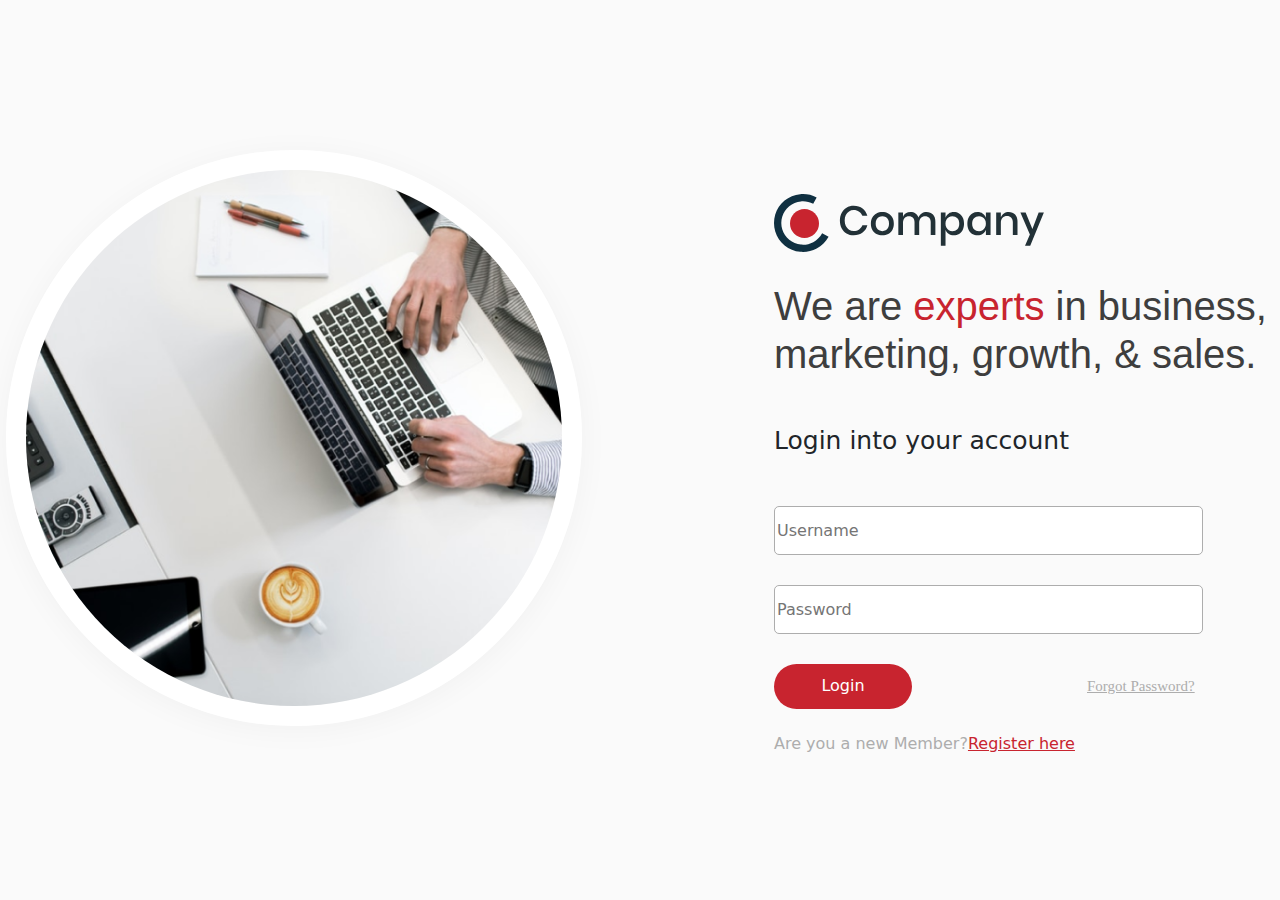
<file: HTML Training Assignment/index.html>
<!DOCTYPE html>
<html>
    <head>
        <link rel="shortcut icon" href="images/favicon.ico" type="image/x-icon">  
        <title>Login</title>
        <meta http-equiv="Content Type".content="text/html;.charset=utf-8">
       
        <link href="css/style.css" rel="stylesheet" type="text/css">
        <link href="css/bootstrap.min.css" rel="stylesheet" type="text/css">
        <script href="bootstrap.bundle.min.js"></script>
    </head>
    <body style="background-color: #FAFAFA">
        
        
            <div class="d-flex flex-column flex-lg-row justify-content-center align-items-center m-md-2">
                <div class="m-md-5 p-md-5">
                    <img class ="image" src="images/hero-image.png" alt="hero-image"/>
                </div>
                <div class="m-md-5 p-md-5">
                    <img class="logo" src="images/logo.svg" alt="company-logo" />
                    <h3 class="discription">We are <span class="redtext">experts</span> in business, marketing, growth, & sales.</h3>
                    <p id="para"> Login into your account </p>
                    <input type="text" id="username" placeholder="Username"/><br />
                    <input type="password" id="password" placeholder="Password" /><br />
                    <input type="submit" value="Login" class="button"/><a href="" class="forgotPassword" >Forgot Password?</a><br />
                    
                    <p style="color: #ADADAD; margin-top: 23.13px;">Are you a new Member?<a href=""class="registertxt">Register here</a></p>     
            
                </div>
            </div>
        
        
        
      
    </body>
</html>
</file>
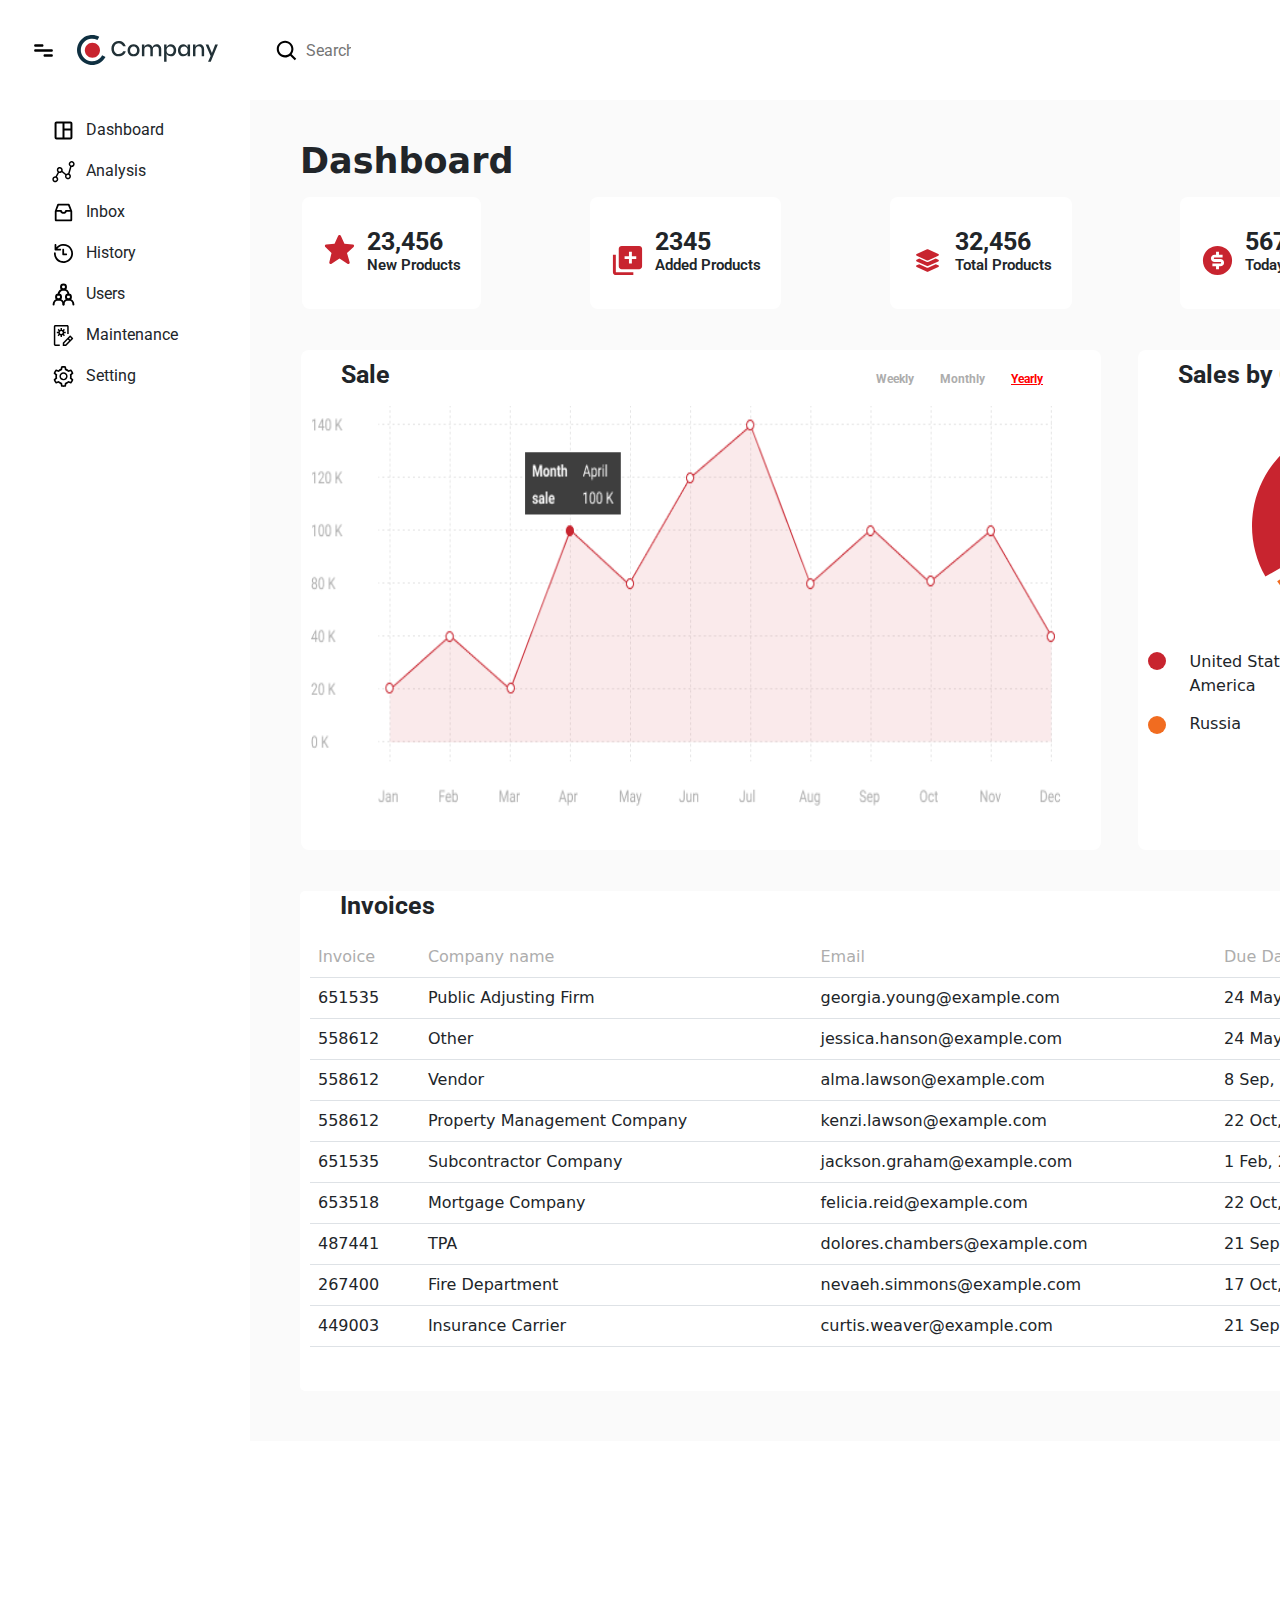
<file: HTML Training Assignment/dashboard.html>
<!DOCTYPE html>
<html>
<head>
    <link rel="shortcut icon" href="images/favicon.ico" type="image/x-icon">  
         <title>Dashboard</title>
         <meta content="text/html; charset=utf-8">
         <link href="css/style2.css" rel="stylesheet" type="text/css">
         <link href="css/bootstrap.min.css" rel="stylesheet" type="text/css">
         <script href="js/bootstrap.bundle.min.js"></script>
         <script>
             function setnewimage1()
             {
                    document.getElementById('img1').src ="images/dashboard-active.svg";
             }
             function setoldimage1()
             {
                document.getElementById('img1').src ="images/dashboard-default.svg";
             }
             function setnewimage2()
             {
                    document.getElementById('img2').src ="images/graph-active.svg";
             }
             function setoldimage2()
             {
                document.getElementById('img2').src ="images/graph-default.svg";
             }
             function setnewimage3()
             {
                    document.getElementById('img3').src ="images/inbox-active.svg";
             }
             function setoldimage3()
             {
                document.getElementById('img3').src ="images/inbox-default.svg";
             }
             function setnewimage4()
             {
                    document.getElementById('img4').src ="images/clock-active.svg";
             }
             function setoldimage4()
             {
                document.getElementById('img4').src ="images/clock-default.svg";
             }
             function setnewimage5()
             {
                    document.getElementById('img5').src ="images/user-active.svg";
             }
             function setoldimage5()
             {
                document.getElementById('img5').src ="images/user-default.svg";
             }
             function setnewimage6()
             {
                    document.getElementById('img6').src ="images/maintenance-active.svg";
             }
             function setoldimage6()
             {
                document.getElementById('img6').src ="images/maintenance-default.svg";
             }
             function setnewimage7()
             {
                    document.getElementById('img7').src ="images/setting-active.svg";
             }
             function setoldimage7()
             {
                document.getElementById('img7').src ="images/setting-default.svg";
             }
         </script>
         
</head>
<body>
    <div class="body">
          <header class="d-flex align-items-center text-dark" >
            <button  style="border: none; background-color: #FFFFFF;"><img src="images/menu-bar.svg" class="icnmenu" /></button>
              <img src="images/header-logo.svg" class="icnlogo" />
              <img src="images/search-icon.svg" class="icnsearch" />
              <input type="text" placeholder="Search" class="txtsearch" />
              <img src="images/notification-icon.svg" class="icnnotification" />
              <img src="images/profile.png" class="imgprofile"/><span class="proname">Jhon Doe</span>
              <img src="images/downward-arrow.svg" class="icndown"/>
        </header>
        <section>
            
            <nav class="d-flex">
                <ul class="nav flex-column" style="padding-left: 25px; ">
                <li><a href="#" class="nav-link link-dark" onmouseover="setnewimage1()"  onmouseout="setoldimage1()" ><img id="img1" src="images/dashboard-default.svg" class="icnsidebar" />Dashboard</a></li>
                <li><a href="#" class="nav-link link-dark" onmouseover="setnewimage2()"  onmouseout="setoldimage2()" ><img id="img2" src="images/graph-default.svg" class="icnsidebar" />Analysis</a></li>
                <li><a href="#" class="nav-link link-dark" onmouseover="setnewimage3()"  onmouseout="setoldimage3()" ><img id="img3" src="images/inbox-default.svg" class="icnsidebar" />Inbox</a></li>
                <li><a href="#" class="nav-link link-dark" onmouseover="setnewimage4()"  onmouseout="setoldimage4()" ><img id="img4" src="images/clock-default.svg" class="icnsidebar" />History</a></li>
                <li><a href="#" class="nav-link link-dark" onmouseover="setnewimage5()"  onmouseout="setoldimage5()" ><img id="img5" src="images/user-default.svg" class="icnsidebar" />Users</a></li>
                <li><a href="#" class="nav-link link-dark" onmouseover="setnewimage6()"  onmouseout="setoldimage6()" ><img id="img6" src="images/maintenance-default.svg" class="icnsidebar" />Maintenance</a></li>
                <li><a href="#" class="nav-link link-dark" onmouseover="setnewimage7()"  onmouseout="setoldimage7()" ><img id="img7" src="images/setting-default.svg" class="icnsidebar" />Setting</a></li>
                </ul>
                </nav>
        </section>
                
            <article style="background: #FAFAFA;padding-left:250px;padding-bottom:50px">
    <div >
    <p style="margin-left:50px;font-size:35px; line-height:40px; font-weight:bolder;padding-top:41px;">Dashboard</p>
    <ul class="d-flex justify-content-between" style="margin-left:20px; width: 1420px; ">
    <li id="ulitems" class="d-flex justify-content-center">
    <img src="images/star.svg" class="imgdash" />
    <p class="headd">23,456<br /><span class="subheadd">New Products</span></p>
    </li>
    <li id="ulitems" class="d-flex justify-content-center align-items-center">
    <img src="images/new-product.svg" class="imgdash" />
    <p class="headd">2345<br /><span class="subheadd">Added Products</span></p>
    </li>
    <li id="ulitems" class="d-flex justify-content-center align-items-center">
    <img src="images/total-product.svg" class="imgdash" />
    <p class="headd">32,456<br /><span class="subheadd">Total Products</span></p>
    </li>
    <li id="ulitems" class="d-flex justify-content-center align-items-center">
    <img src="images/dollar-filled.svg" class="imgdash" />
    <p class="headd">5678<br /><span class="subheadd">Today's Sale</span></p>
    </li>
    <li id="ulitems" class="d-flex justify-content-center align-items-center">
    <img src="images/money-bag.svg" class="imgdash" />
    <p class="headd">33,5342<br /><span class="subheadd">Total Sale</span></p>
    </li>
    </ul>
    </div><br />
    
         
        <table  class="d flex"style="margin-left:50px">
        <tr>
        <td>
        <div class="sale" class="d-flex justify-content-lg-start" >
        <p style="margin-left:30px;font-size: 25px; font-family: 'Roboto', sans-serif; font-weight: bolder; line-height: 30px;">
        Sale
        <a href= "#" style="margin-left:480px;text-decoration: none; color: #ADADAD; font-size: 12px; font-family: 'Roboto', sans-serif; font-weight: normal normal normal; line-height: 16px; ">Weekly</a>
         <a href="#" style="margin-left:20px;text-decoration: none; color: #ADADAD; font-size: 12px; font-family: 'Roboto', sans-serif; font-weight: normal normal normal; line-height: 16px;">Monthly</a>
        <a  href="#" style="margin-left:20px;text-decoration: none; color: red; font-size: 12px; font-family: 'Roboto', sans-serif; font-weight: normal normal normal; line-height: 16px;"><u>Yearly</u></a>
       </p>
           <img class="imggraph" src="images/data-graph.png" />
         </div>
        </td>
       <td>
       <div class="salesctry " class="d-flex justify-content-end" >
       <p style="margin-left:30px;font-size: 25px; font-family: 'Roboto', sans-serif; font-weight: bolder; line-height: 30px;">Sales by Country</p>
           <img src="images/pie-chart.svg"  style="margin-left: 85px;"/>
         
           <div class="row">
            <div class="col-6">
            <div class="row">
            <div class="col-2">
            <div id="circleUSA"></div>
            </div>
            <div class="col-10" style="margin-top: -2px;" >United States Of America</div>
            </div>
            <div class="row">
            <div class="col-2">
            <div id="circleRussia"></div>
            </div>
            <div class="col-10" style="margin-top: 14px;">Russia</div>
            </div>
            </div>
            <div class="col-6">
            <div class="row">
            <div class="col-2">
            <div id="circleCanada"></div>
            </div>
            <div class="col-10" style="margin-top: -2px;">Canada</div>
            </div>
            <div class="row">
            <div class="col-2">
            <div id="circleIndia"></div>
            </div>
            <div class="col-10" style="margin-top: 14px;">India</div>
            </div>
            </div>
            </div>  
            
       </div>
       </td>
       </tr>
       </table>
    
        

               <div class="invoices">
              <p style="margin-left: 30px;font-size: 25px; font-family: 'Roboto', sans-serif; font-weight: bolder; line-height: 30px;">Invoices</p>
    <table class="table"> 
      <tr>
        <th scope="col" style="color: #ADADAD; font-weight:normal;">Invoice</th>
        <th scope="col" style="color: #ADADAD; font-weight:normal;">Company name</th>
        <th scope="col" style="color: #ADADAD; font-weight:normal;">Email</th>
        <th scope="col" style="color: #ADADAD; font-weight:normal;">Due Date</th>
        <th scope="col" style="color: #ADADAD; font-weight:normal;">Status</th>
        <th scope="col" style="color: #ADADAD; font-weight:normal;">Amount</th>
        </tr>
        <tr>
        <td scope="row">651535</td>
        <td>Public Adjusting Firm</td>
        <td>georgia.young@example.com</td>
        <td>24 May, 2020</td>
        <td><span class="text-success" style="background-color: #EBFFEF;">Paid</span></td>
        <td>$47,800</td>
        </tr>
        <tr>
        <td scope="row">558612</td>
        <td>Other</td>
        <td>jessica.hanson@example.com</td>
        <td>24 May, 2020</td>
        <td><span class="text-success" style="background-color: #EBFFEF;">Paid</span> </td>
        <td>$98,000</td>
        </tr>
        <tr>
        <td scope="row">558612</td>
        <td>Vendor</td>
        <td>alma.lawson@example.com</td>
        <td>8 Sep, 2020</td>
        <td><span class="text-success" style="background-color: #EBFFEF;">Paid</span></td>
        <td>$20,900</td>
        </tr>
        <tr>
        <td scope="row">558612</td>
        <td>Property Management Company</td>
        <td>kenzi.lawson@example.com</td>
        <td>22 Oct, 2020</td>
        <td><span class="text-success" style="background-color: #EBFFEF;">Paid</span></td>
        <td>$10,570</td>
        </tr>
        <tr>
        <td scope="row">651535</td>
        <td>Subcontractor Company</td>
        <td>jackson.graham@example.com</td>
        <td>1 Feb, 2020</td>
        <td><span class="text-danger" style="background-color: #FFF5F5;">Failed</span></td>
        <td>$10,200</td>
        </tr>
        <tr>
        <td scope="row">653518</td>
        <td>Mortgage Company</td>
        <td>felicia.reid@example.com</td>
        <td>22 Oct, 2020</td>
        <td><span class="text-muted" style="background-color: #F8F8F8;">Pending</span></td>
        <td>$12,600</td>
        </tr>
        <tr>
        <td scope="row">487441</td>
        <td>TPA</td>
        <td>dolores.chambers@example.com</td>
        <td>21 Sep, 2020</td>
        <td><span class="text-success" style="background-color: #EBFFEF;">Paid</span></td>
        <td>$11,170</td>
        </tr>
        <tr>
        <td scope="row">267400</td>
        <td>Fire Department</td>
        <td>nevaeh.simmons@example.com</td>
        <td>17 Oct, 2020</td>
        <td><span class="text-danger" style="background-color: #FFF5F5;">Failed</span></td>
        <td>$28,000</td>
        </tr>
        <tr>
        <td scope="row">449003</td>
        <td>Insurance Carrier</td>
        <td>curtis.weaver@example.com</td>
        <td>21 Sep, 2020</td>
        <td><span class="text-success" style="background-color: #EBFFEF;">Paid</span></td>
        <td>$10,000</td>
        </tr>
        </table>
     
       </div>
           </article>
        </section>
   </div>
  </body>
</html>
</file>
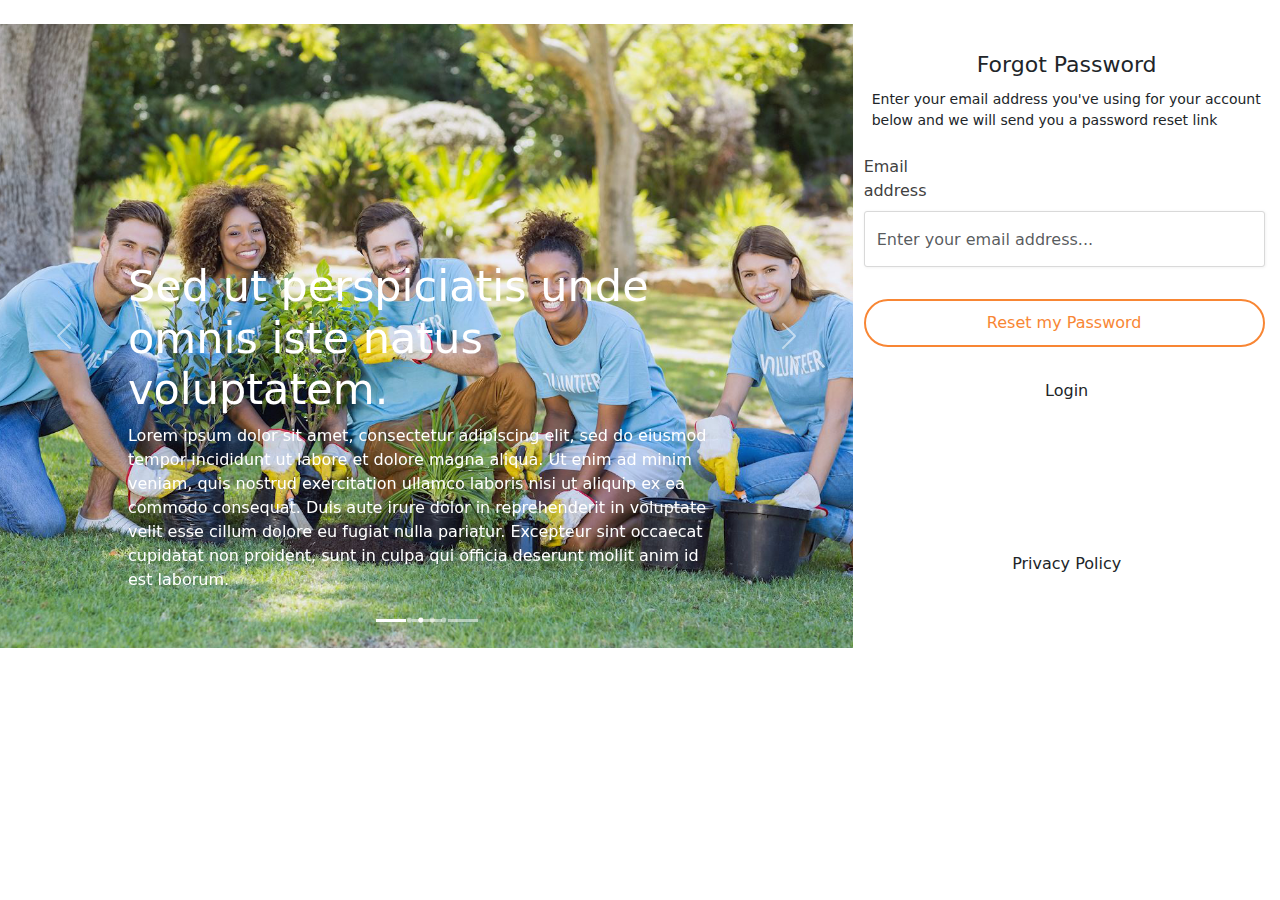
<file: HTML Training Assignment/forgotpass.html>
<!DOCTYPE html>
<html>
    <head>
        <title>Forgot Password</title>
        <meta http-equiv="Content Type".content="text/html;.charset=utf-8">
        <link href="css/forgot.css" rel="stylesheet" type="text/css">
        <link href="css/bootstrap.min.css" rel="stylesheet" type="text/css">
        <script href="bootstrap.bundle.min.js"></script>
        
    </head>
    <body>
      <script src="js/bootstrap.bundle.min.js"></script>
        <div class="d-flex flex-column flex-xl-row flex-wrap justify-content-center align-items-center ">
            <div class="col-8">
              <div id="carouselExampleCaptions" class="carousel slide" data-bs-ride="carousel">
                <div class="carousel-indicators">
                  <button type="button" data-bs-target="#carouselExampleCaptions" data-bs-slide-to="0" class="active" aria-current="true" aria-label="Slide 1"></button>
                  <button type="button" data-bs-target="#carouselExampleCaptions" data-bs-slide-to="1" aria-label="Slide 2"></button>
                  <button type="button" data-bs-target="#carouselExampleCaptions" data-bs-slide-to="2" aria-label="Slide 3"></button>
                </div>
                <div class="carousel-inner">
                  <div class="carousel-item active">
                    <img src="CI Platform Assets/Grow-Trees-On-the-path-to-environment-sustainability-login.png" class="d-block w-100" alt="...">
                    <div class="carousel-caption d-none d-md-block">
                      <h5 style="font-size: 43px; font-weight:300; text-align: left;">Sed ut perspiciatis unde omnis 
                        iste natus voluptatem.</h5>
                      <p style="text-align: left;">Lorem ipsum dolor sit amet, consectetur adipiscing elit, sed do eiusmod tempor incididunt ut labore et dolore magna aliqua. Ut enim ad minim veniam, quis nostrud exercitation ullamco laboris nisi ut aliquip ex ea commodo consequat. Duis aute irure dolor in reprehenderit in voluptate velit esse cillum dolore eu fugiat nulla pariatur. Excepteur sint occaecat cupidatat non proident, sunt in culpa qui officia deserunt mollit anim id est laborum.</p>
                    </div>
                  </div>
                  <div class="carousel-item">
                    <img src="CI Platform Assets/Grow-Trees-On-the-path-to-environment-sustainability-login.png" class="d-block w-100" alt="...">
                    <div class="carousel-caption d-none d-md-block">
                      <h5 style="font-size: 43px; font-weight:300; text-align: left;">Sed ut perspiciatis unde omnis 
                        iste natus voluptatem.</h5>
                      <p style="text-align: left;">Lorem ipsum dolor sit amet, consectetur adipiscing elit, sed do eiusmod tempor incididunt ut labore et dolore magna aliqua. Ut enim ad minim veniam, quis nostrud exercitation ullamco laboris nisi ut aliquip ex ea commodo consequat. Duis aute irure dolor in reprehenderit in voluptate velit esse cillum dolore eu fugiat nulla pariatur. Excepteur sint occaecat cupidatat non proident, sunt in culpa qui officia deserunt mollit anim id est laborum.</p>
                    </div>
                  </div>
                  <div class="carousel-item">
                    <img src="CI Platform Assets/Grow-Trees-On-the-path-to-environment-sustainability-login.png" class="d-block w-100" alt="...">
                    <div class="carousel-caption d-none d-md-block">
                      <h5 style="font-size: 43px; font-weight:300; text-align: left;">Sed ut perspiciatis unde omnis 
                        iste natus voluptatem.</h5>
                      <p style="text-align: left;">Lorem ipsum dolor sit amet, consectetur adipiscing elit, sed do eiusmod tempor incididunt ut labore et dolore magna aliqua. Ut enim ad minim veniam, quis nostrud exercitation ullamco laboris nisi ut aliquip ex ea commodo consequat. Duis aute irure dolor in reprehenderit in voluptate velit esse cillum dolore eu fugiat nulla pariatur. Excepteur sint occaecat cupidatat non proident, sunt in culpa qui officia deserunt mollit anim id est laborum.</p>
                    </div>
                  </div>
                </div>
                <button class="carousel-control-prev" type="button" data-bs-target="#carouselExampleCaptions" data-bs-slide="prev">
                  <span class="carousel-control-prev-icon" aria-hidden="true"></span>
                  <span class="visually-hidden">Previous</span>
                </button>
                <button class="carousel-control-next" type="button" data-bs-target="#carouselExampleCaptions" data-bs-slide="next">
                  <span class="carousel-control-next-icon" aria-hidden="true"></span>
                  <span class="visually-hidden">Next</span>
                </button>
              </div>
            </div>
            <div class="col-4 my-auto py-sm-5 " >
                <form action="" class="d-flex justify-content-center align-items-center" >
                    <div>
                     <span id="text1" style="font-size: 22px;" class="d-flex justify-content-center align-items-center">Forgot Password</span>
                    <label for="exampleFormControlInput2" class="d-flex justify-content-center align-items-center m-2" id="text2" style="width: 390px; font-size: 14px;">Enter your email address you've using for your account below and we will send you a password reset link</label>
                    <label for="exampleFormControlInput2" class="form-label mt-3" id="text3" style="font-size: 16px;">Email address</label>
                    <input type="email" class="form-control my-2" id="exampleFormControlInput2" placeholder="Enter your email address...">
                    <button class="my-4" id="loginbtn"><span id="txt">Reset my Password</span></button><br />
                    <div class="d-flex flex-column justify-content-center align-items-center">
                    
                    
                      <span class=" my-2" >Login</span>
                </div>
                 <div class="d-flex justify-content-center align-items-center m-5 ">
                    <footer style="margin-top: 30%;">Privacy Policy</footer>
                </div>
            </div>
                </form>
                    
            </div>
            

        </div>
    </body>
</html>
</file>
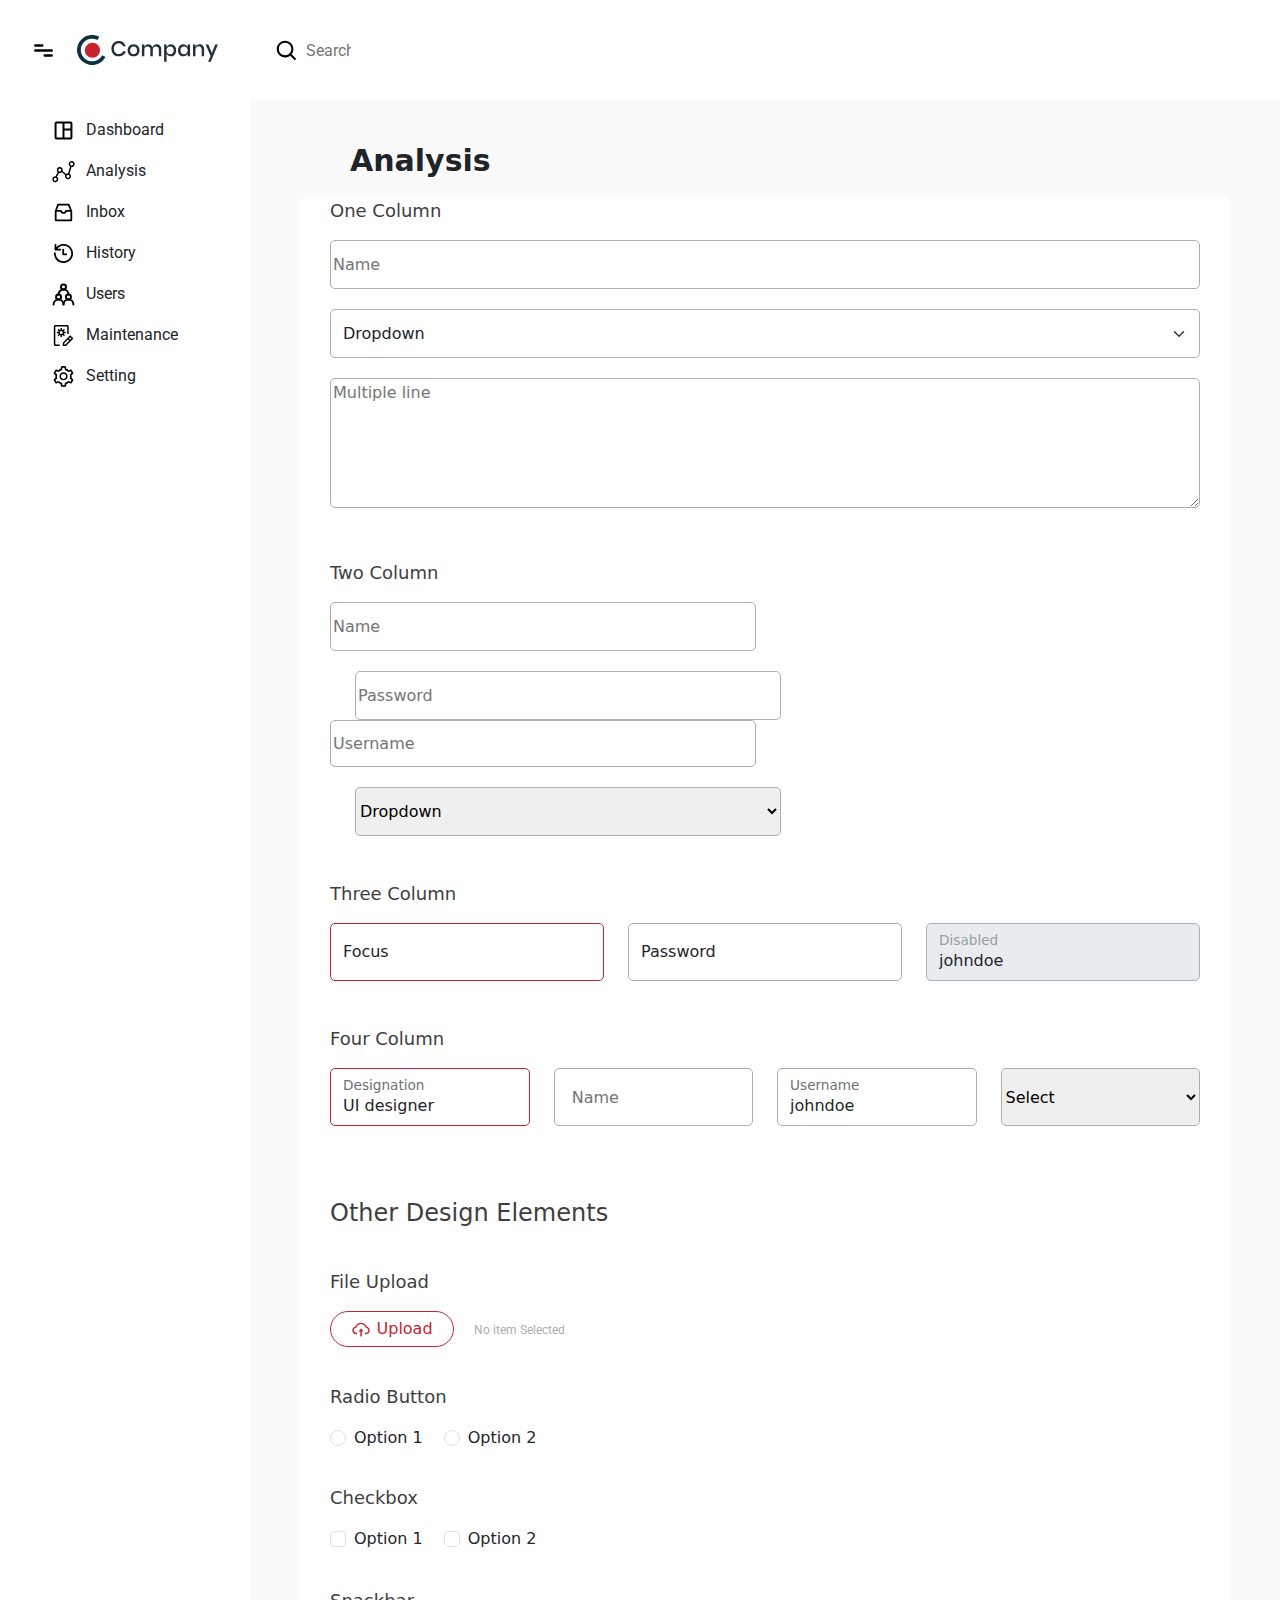
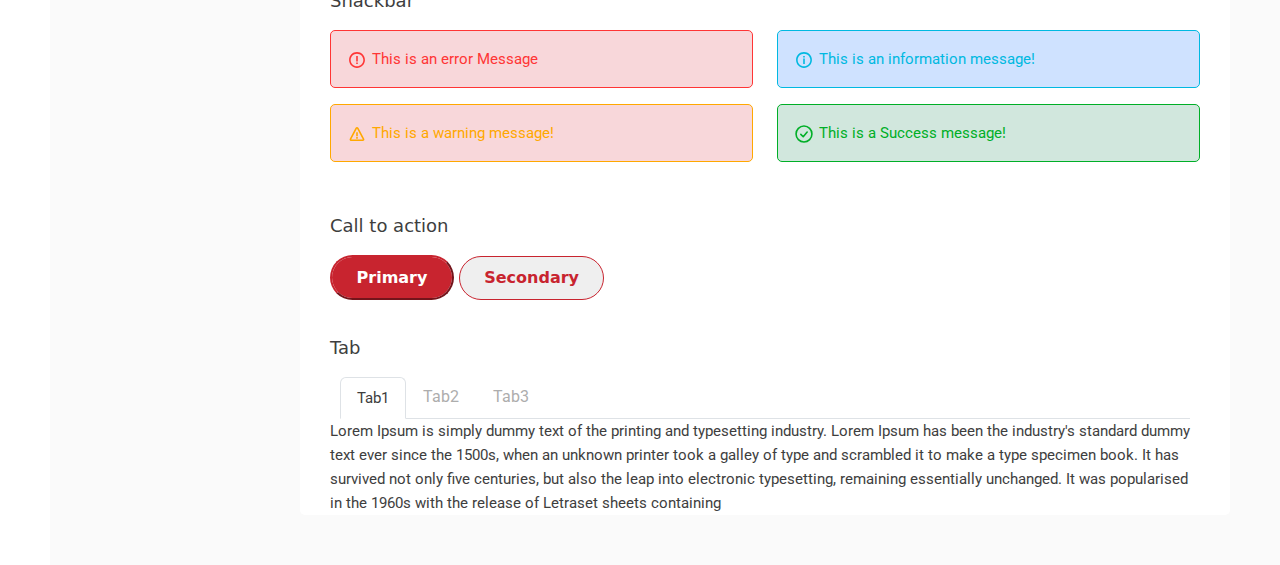
<file: HTML Training Assignment/innerpage.html>
<!DOCTYPE html>
<html>
<head>
    <link rel="shortcut icon" href="images/favicon.ico" type="image/x-icon">  
         <title>Innerpage</title>
         <meta content="text/html; charset=utf-8">
         <link href="css/style3.css" rel="stylesheet" type="text/css">
         <link href="css/bootstrap.min.css" rel="stylesheet" type="text/css">
         <script href="js/bootstrap.bundle.min.js"></script>
         <script>
             function setnewimage1()
             {
                    document.getElementById('img1').src ="images/dashboard-active.svg";
             }
             function setoldimage1()
             {
                document.getElementById('img1').src ="images/dashboard-default.svg";
             }
             function setnewimage2()
             {
                    document.getElementById('img2').src ="images/graph-active.svg";
             }
             function setoldimage2()
             {
                document.getElementById('img2').src ="images/graph-default.svg";
             }
             function setnewimage3()
             {
                    document.getElementById('img3').src ="images/inbox-active.svg";
             }
             function setoldimage3()
             {
                document.getElementById('img3').src ="images/inbox-default.svg";
             }
             function setnewimage4()
             {
                    document.getElementById('img4').src ="images/clock-active.svg";
             }
             function setoldimage4()
             {
                document.getElementById('img4').src ="images/clock-default.svg";
             }
             function setnewimage5()
             {
                    document.getElementById('img5').src ="images/user-active.svg";
             }
             function setoldimage5()
             {
                document.getElementById('img5').src ="images/user-default.svg";
             }
             function setnewimage6()
             {
                    document.getElementById('img6').src ="images/maintenance-active.svg";
             }
             function setoldimage6()
             {
                document.getElementById('img6').src ="images/maintenance-default.svg";
             }
             function setnewimage7()
             {
                    document.getElementById('img7').src ="images/setting-active.svg";
             }
             function setoldimage7()
             {
                document.getElementById('img7').src ="images/setting-default.svg";
             }
         </script>
         
</head>
<body>
    <script src="js/bootstrap.bundle.min.js"></script>
    <div class="body">
          <header class="d-flex align-items-center text-dark" >
             <button  style="border: none; background-color: #FFFFFF;"><img src="images/menu-bar.svg" class="icnmenu" /></button>
              <img src="images/header-logo.svg" class="icnlogo" />
              <img src="images/search-icon.svg" class="icnsearch" />
              <input type="text" placeholder="Search" class="txtsearch" />
              <img src="images/notification-icon.svg" class="icnnotification" />
              <img src="images/profile.png" class="imgprofile"/><span class="proname">Jhon Doe</span>
              <img src="images/downward-arrow.svg" class="icndown"/>
        </header>
        <section>
            
            <nav class="d-flex">
                <ul class="nav flex-column" style="padding-left: 25px; ">
                <li><a href="#" class="nav-link link-dark" onmouseover="setnewimage1()"  onmouseout="setoldimage1()" ><img id="img1" src="images/dashboard-default.svg" class="icnsidebar" /><span class="da">Dashboard</span></a></li>
                <li><a href="#" class="nav-link link-dark" onmouseover="setnewimage2()"  onmouseout="setoldimage2()" ><img id="img2" src="images/graph-default.svg" class="icnsidebar" /><span class="da">Analysis</span></a></li>
                <li><a href="#" class="nav-link link-dark" onmouseover="setnewimage3()"  onmouseout="setoldimage3()" ><img id="img3" src="images/inbox-default.svg" class="icnsidebar" /><span class="da">Inbox</span></a></li>
                <li><a href="#" class="nav-link link-dark" onmouseover="setnewimage4()"  onmouseout="setoldimage4()" ><img id="img4" src="images/clock-default.svg" class="icnsidebar" /><span class="da">History</span></a></li>
                <li><a href="#" class="nav-link link-dark" onmouseover="setnewimage5()"  onmouseout="setoldimage5()" ><img id="img5" src="images/user-default.svg" class="icnsidebar" /><span class="da">Users</span></a></li>
                <li><a href="#" class="nav-link link-dark" onmouseover="setnewimage6()"  onmouseout="setoldimage6()" ><img id="img6" src="images/maintenance-default.svg" class="icnsidebar" /><span class="da">Maintenance</span></a></li>
                <li><a href="#" class="nav-link link-dark" onmouseover="setnewimage7()"  onmouseout="setoldimage7()" ><img id="img7" src="images/setting-default.svg" class="icnsidebar" /><span class="da">Setting</span></a></li>
                </ul>
                </nav>
        </section>    
                
        <article style="background: #FAFAFA;padding-left:250px;padding-bottom:50px; margin-left: 50px;padding-right: 50px;" >
           <p style="margin-left:50px;font-size:30px; line-height:40px; font-weight:bold;padding-top:41px;font: normal normal medium 30px/39px Roboto;">Analysis</p>

           <div class="d-flex flex-column flex-lg-row justify-content-center align-items-center">
           
            <div class="col" style="background: #FFFFFF 0% 0% no-repeat padding-box; border-radius: 5px;opacity: 1;padding-left: 30px;padding-right: 30px;">
                <p id="col1" style="text-align: left; font: normal normal medium 22px/29px Roboto;letter-spacing: 0px;color: #3E3E3E;opacity: 1;font-size: 18px;"> One Column </p>
                <input type="text" id="name" placeholder="Name"/><br />
                <select class="form-select" id="namedropdown" >
                    <option value="Dropdown1">Dropdown</option>
                </select>
                    <textarea  style="width: 100%;height: 130px; border: 1px solid #ADADAD;border-radius: 5px;opacity: 1;" placeholder="Multiple line"></textarea><br />
                    <p id="col1" style="text-align: left; font: normal normal medium 22px/29px Roboto;letter-spacing: 0px;color: #3E3E3E;opacity: 1;font-size: 18px;margin-top: 44px;"> Two Column </p>
               
                <div class="row">
                        <div class="column" >
                            <input type="text" id="name2" placeholder="Name"/>
                            <input type="password" id="password1" placeholder="Password"/>

                        </div>
                        <div class="column" >
                             <input type="text" id="username" placeholder="Username"/>
                             <select id="namedropdown2" >
                                <option value="Dropdown2">Dropdown</option></select>

                        </div>
                </div>  
                <p id="col1" style="text-align: left; font: normal normal medium 22px/29px Roboto;letter-spacing: 0px;color: #3E3E3E;opacity: 1;font-size: 18px;margin-top: 44px;"> Three Column </p>
                <div class="row">
                    <div class="col" >
                        <div class="form-floating">
                            <input type="text"  style="width: 100%; height: 58px;border: 1px solid #C8242F;border-radius: 5px; opacity: 1;" class="form-control" id="floatingInput" placeholder="Focus">
                            <label for="floatingInput">Focus</label>
                          </div>
                        

                    </div>
                    <div class="col" >
                        <div class="form-floating">
                            <input type="password" style="width: 100%; height: 58px;border: 1px solid #ADADAD;border-radius: 5px; opacity: 1;" class="form-control" id="floatingPassword" placeholder="Password">
                            <label for="floatingPassword">Password</label>
                          </div>
                    </div>      
                     <div class="col" >
                        <div class="form-floating">
                                <input type="text" style="width: 100%; height: 58px;border: 1px solid #ADADAD;border-radius: 5px; opacity: 1;" class="form-control" id="floatingInput" placeholder="Disabled" value="johndoe" disabled>
                                <label for="floatingInput">Disabled</label>
                        </div>      
                    </div>
                </div> 


                <p id="col1" style="text-align: left; font: normal normal medium 22px/29px Roboto;letter-spacing: 0px;color: #3E3E3E;opacity: 1;font-size: 18px;margin-top: 44px;"> Four Column </p>
                <div class="row">
                    <div class="col" >
                        <div class="form-floating">
                            <input type="text"  style="width: 100%; height: 58px;border: 1px solid #C8242F;border-radius: 5px; opacity: 1;" class="form-control" id="floatingInput" placeholder="Designation" value="UI designer" >
                            <label    for="floatingInput"> Designation</label>
                          </div>
                        

                    </div>
                    <div class="col" >
                        <input type="text" id="name3" placeholder="   Name"/>
                    </div>      
                     <div class="col" >
                        <div class="form-floating">
                                <input type="text" style="width: 100%; height: 58px;border: 1px solid #ADADAD;border-radius: 5px; opacity: 1;" class="form-control" id="floatingInput" placeholder="Username" value="johndoe">
                                <label for="floatingInput">Username</label>

                        </div> 
                     </div>  
                    <div class="col" >    
                         <select id="Dropdown4">
                            <option value="">Select</option>  </select>
                    </div>
                </div>

                <p id="col1" style="text-align: left; font: normal normal medium 22px/29px Roboto;letter-spacing: 0px;color: #3E3E3E;opacity: 1;font-size: 24px;margin-top: 69px;"> Other Design Elements </p>
              <div class="row">
                <p id="col1" style="text-align: left; font: normal normal medium 22px/29px Roboto;letter-spacing: 0px;color: #3E3E3E;opacity: 1;font-size: 18px;margin-top: 21px;"> File Upload</p><br />
                <form>
                    <div class="form-group">
                      <button id="but" style=" width: 124px;height: 36px;color: #C8242F; border: 1px solid #C8242F;border-radius: 18px;opacity: 1;background-color: #FFFFFF;" ><img src="images/cloud-upload-icon.svg" class="Upload">   Upload</button><span class="Textu">No item Selected</span>
                    </div>
                </form><br>
            </div>

            
            <p id="col1" style="text-align: left; font: normal normal medium 22px/29px Roboto;letter-spacing: 0px;color: #3E3E3E;opacity: 1;font-size: 18px;margin-top: 36px;"> Radio Button</p>
            <div class="row">
                <div class="col" >
                    <div class="form-check form-check-inline">
                        <input class="form-check-input" type="radio" name="inlineRadioOptions" id="inlineRadio1" value="option1">
                        <label class="form-check-label" for="inlineRadio1">Option 1</label>
                      </div>
                      <div class="form-check form-check-inline">
                        <input class="form-check-input" type="radio" name="inlineRadioOptions" id="inlineRadio2" value="option2">
                        <label class="form-check-label" for="inlineRadio2">Option 2</label>
                      </div>
                </div>
            </div>     
            <p id="col1" style="text-align: left; font: normal normal medium 22px/29px Roboto;letter-spacing: 0px;color: #3E3E3E;opacity: 1;font-size: 18px;margin-top: 32px;"> Checkbox</p>
            <div class="row">
                <div class="col" >
                    <div class="form-check form-check-inline">
                        <input class="form-check-input" type="checkbox" id="inlineCheckbox1" value="option1">
                        <label class="form-check-label" for="inlineCheckbox1">Option 1</label>
                      </div>
                      <div class="form-check form-check-inline">
                        <input class="form-check-input" type="checkbox" id="inlineCheckbox2" value="option2">
                        <label class="form-check-label" for="inlineCheckbox2">Option 2</label>
                      </div>
                </div>
            </div>   
            <p id="col1" style="text-align: left; font: normal normal medium 22px/29px Roboto;letter-spacing: 0px;color: #3E3E3E;opacity: 1;font-size: 18px;margin-top: 34px;"> Snackbar</p>
            <div class="row">
                <div class="col" >
                    <div class="alert alert-danger" role="alert" style="border: 1px solid #FF3535;border-radius: 5px;opacity: 1;">
                        <img src="images/error-icon.svg" style="width: 20px; height: 20px;">
                        
                         <span style="text-align: left;font: normal normal normal 15px/20px Roboto;letter-spacing: 0px; color: #FF3535; opacity: 1;">This is an error Message</span> 
                        
                      </div>
                    
                        <div class="alert alert-danger" role="alert" style="border: 1px solid #FFA800;border-radius: 5px;opacity: 1;">
                            <img src="images/warning-icon.svg" style="width: 20px; height: 20px;">
                            
                             <span style="text-align: left;font: normal normal normal 15px/20px Roboto;letter-spacing: 0px; color: #FFA800; opacity: 1;">This is a warning message!</span> 
                            
                        </div>  
                </div>

                <div class="col" >
                    <div class="alert alert-primary" role="alert" style="border: 1px solid #00B9E1;border-radius: 5px;opacity: 1;">
                        <img src="images/info-icon.svg" style="width: 20px; height: 20px;">
                        
                         <span style="text-align: left;font: normal normal normal 15px/20px Roboto;letter-spacing: 0px; color: #00B9E1; opacity: 1;">This is an information message!</span> 
                        
                      </div>
                    
                        <div class="alert alert-success" role="alert" style="border: 1px solid #00AF27;border-radius: 5px;opacity: 1;">
                            <img src="images/success-icon.svg" style="width: 20px; height: 20px;">
                            
                             <span style="text-align: left;font: normal normal normal 15px/20px Roboto;letter-spacing: 0px; color: #00AF27; opacity: 1;">This is a Success message!</span> 
                            
                        </div>  
                </div>
            </div>  
            
            <p id="col1" style="text-align: left; font: normal normal medium 22px/29px Roboto;letter-spacing: 0px;color: #3E3E3E;opacity: 1;font-size: 18px;margin-top: 34px;"> Call to action</p>
             
                    
                      <button  id="butp"  ><span style="width: 63px;height: 24px;text-align: left;font: normal normal medium 18px/24px Roboto;letter-spacing: 0px;color: #FFFFFF;opacity: 1;font-weight: bolder;">Primary</span></button>
                       <button  id="buts"  ><span style="width: 63px;height: 24px;text-align: left;font: normal normal medium 18px/24px Roboto;letter-spacing: 0px;color: #C8242F;opacity: 1;font-weight: bolder;">Secondary</span></button>
                
                       <p id="col1" style="text-align: left; font: normal normal medium 22px/29px Roboto;letter-spacing: 0px;color: #3E3E3E;opacity: 1;font-size: 18px;margin-top: 34px;"> Tab</p>

                       <ul class="nav nav-tabs" id="myTab" role="tablist">
                        <li class="nav-item" role="presentation">
                        <button class="nav-link active" id="tab1" data-bs-toggle="tab"  type="button" role="tab" aria-controls="Tab1" aria-selected="true">Tab1</button>
                        </li>
                        <li class="nav-item" role="presentation">
                        <button class="nav-link 1" id="tab2" data-bs-toggle="tab"  type="button" role="tab" aria-controls="Tab2" aria-selected="false" style="color: #ADADAD;">Tab2</button>
                        </li>
                        <li class="nav-item" role="presentation">
                        <button class="nav-link 1" id="tab3" data-bs-toggle="tab"  type="button" role="tab" aria-controls="Tab3" aria-selected="false" style="color: #ADADAD;">Tab3</button>
                        </li>
                        </ul>
                        <div class="tab-content" id="myTabContent">
                        <div class="tab-pane fade show active" id="tab1" role="tabpanel" aria-labelledby="tab1" >Lorem Ipsum is simply dummy text of the printing and typesetting industry. Lorem Ipsum has been the industry's standard dummy text ever since the 1500s, when an unknown printer took a galley of type and scrambled it to make a type specimen book. It has survived not only five centuries, but also the leap into electronic typesetting, remaining essentially unchanged. It was popularised in the 1960s with the release of Letraset sheets containing</div>
                        <div class="tab-pane fade show " id="tab2" role="tabpanel" aria-labelledby="tab2" >Lorem Ipsum is simply dummy text of the printing and typesetting industry. Lorem Ipsum has been the industry's standard dummy text ever since the 1500s, when an unknown printer took a galley of type and scrambled it to make a type specimen book. It has survived not only five centuries, but also the leap into electronic typesetting, remaining essentially unchanged. It was popularised in the 1960s with the release of Letraset sheets containing</div>
                        <div class="tab-pane fade show " id="tab3" role="tabpanel" aria-labelledby="tab2" >Lorem Ipsum is simply dummy text of the printing and typesetting industry. Lorem Ipsum has been the industry's standard dummy text ever since the 1500s, when an unknown printer took a galley of type and scrambled it to make a type specimen book. It has survived not only five centuries, but also the leap into electronic typesetting, remaining essentially unchanged. It was popularised in the 1960s with the release of Letraset sheets containing</div>

                        </div>


                </div>
               </div>
              </div>

            </div> 

            </div>  
            </div>    
                              
                  
           
            
            
            
                 
            </div>
        
            </div>
        </div>
         
        </article>
    </ul>
    </div>
</file>
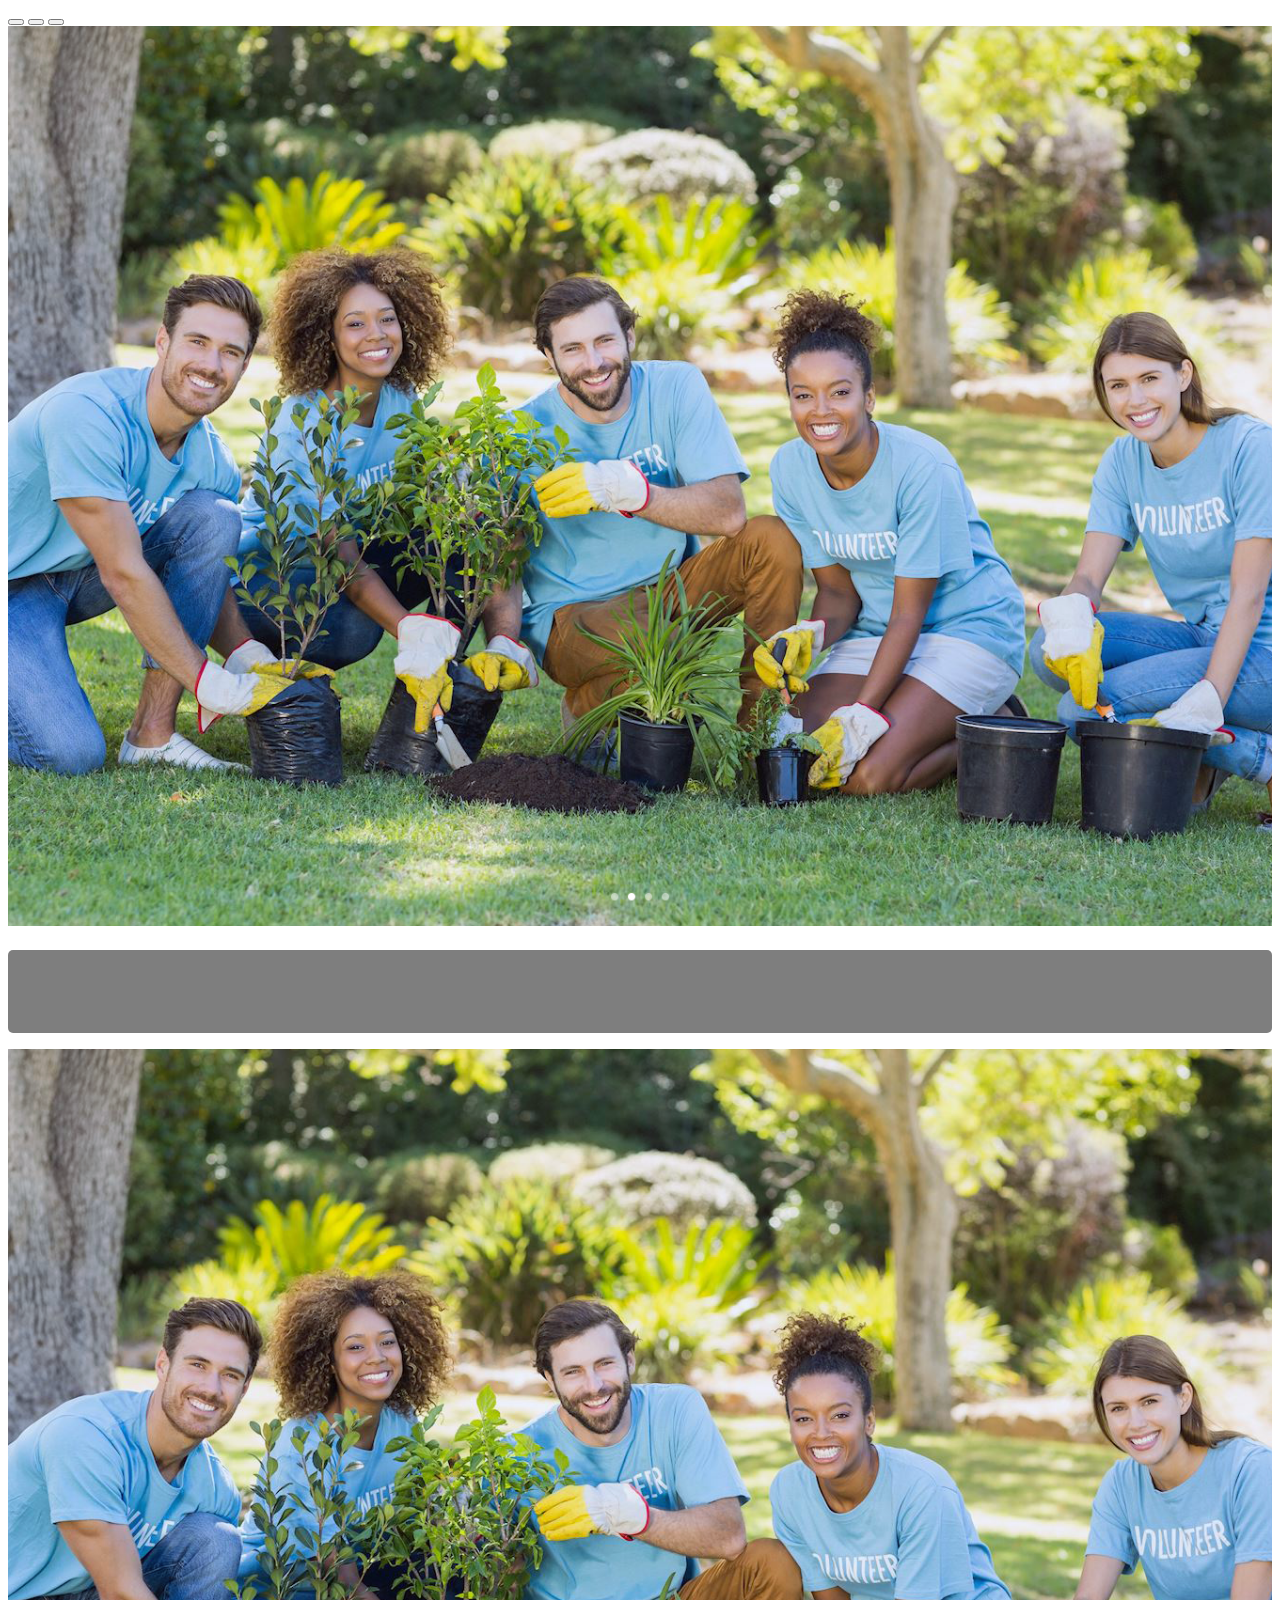
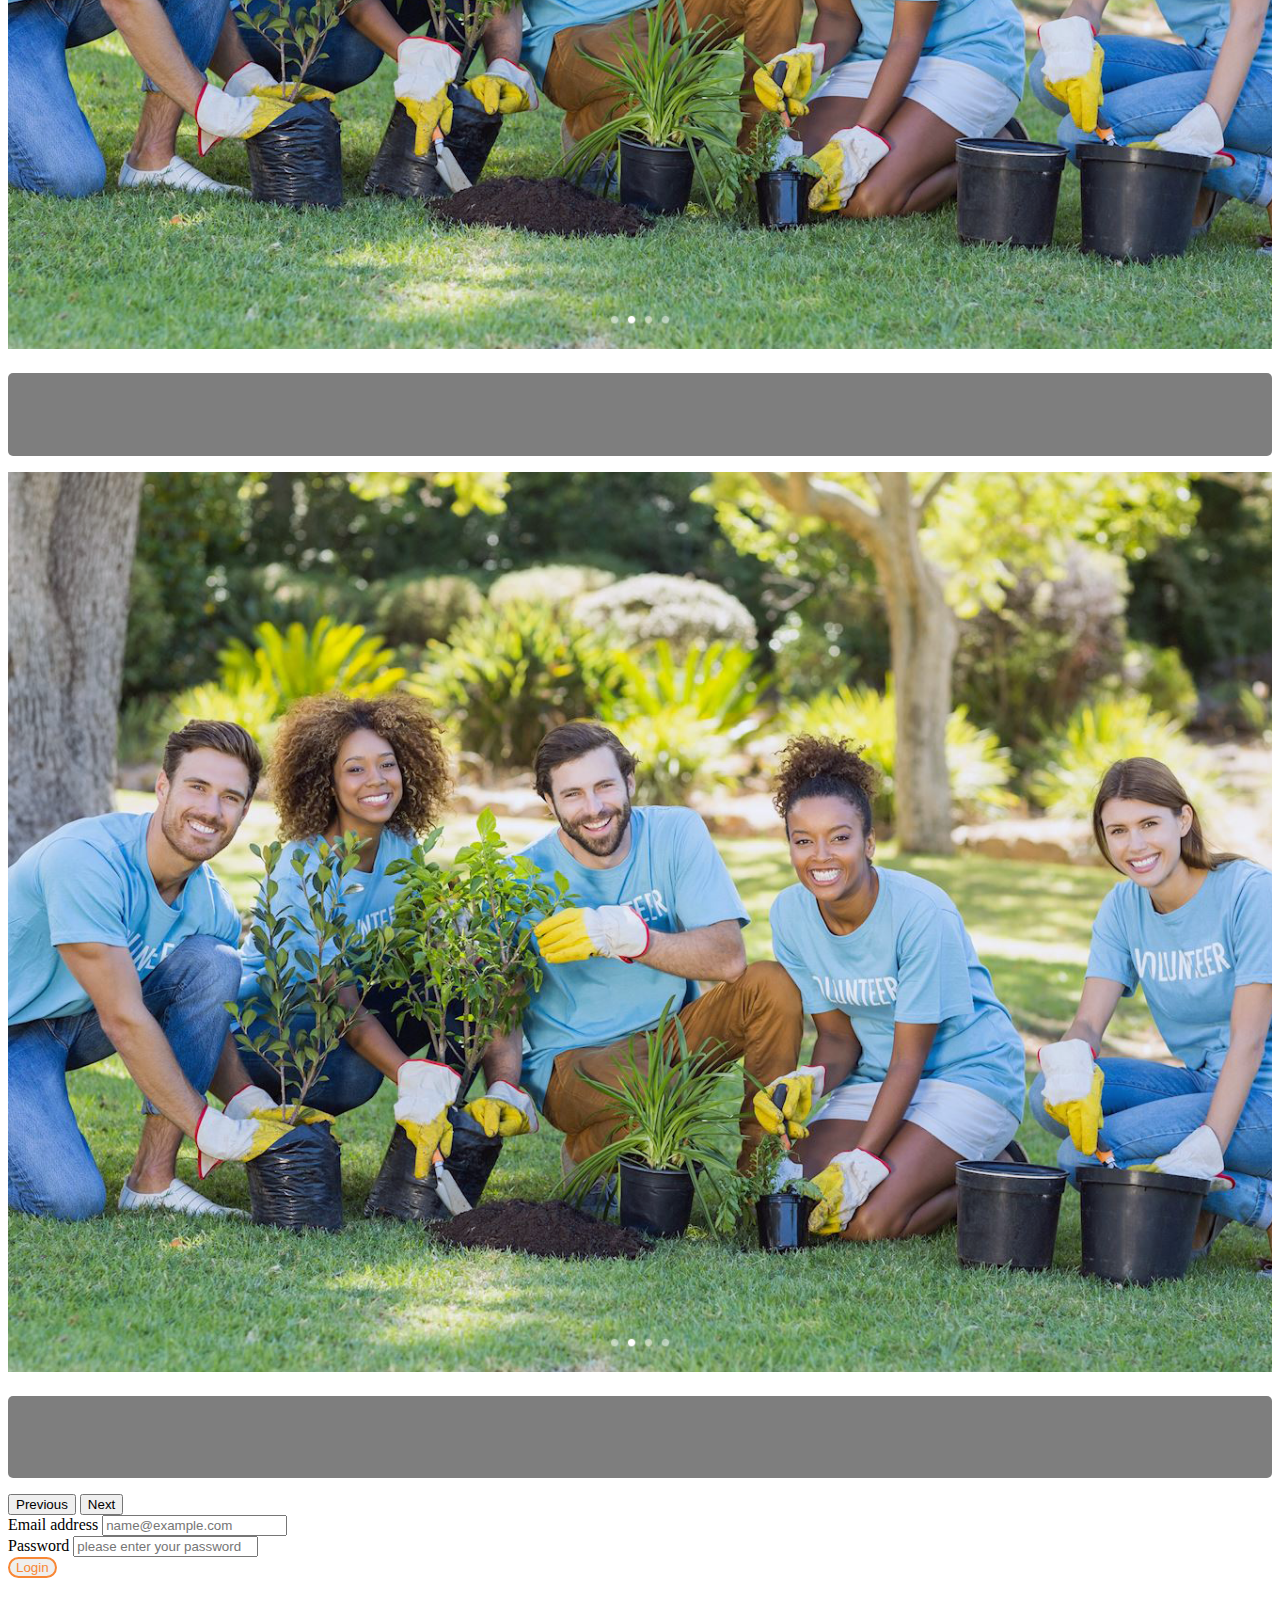
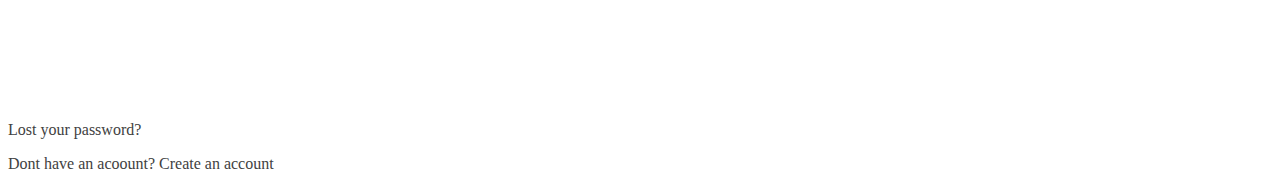
<file: HTML Training Assignment/Login.html>
<!DOCTYPE html>
<html lang="en">
  <head>
    <meta charset="utf-8" />
    <meta name="viewport" content="width=device-width, initial-scale=1" />
    <title>Login</title>
    <link
      href="https://cdn.jsdelivr.net/npm/bootstrap@5.3.0-alpha1/dist/css/bootstrap.min.css"
      rel="stylesheet"
      integrity="sha384-GLhlTQ8iRABdZLl6O3oVMWSktQOp6b7In1Zl3/Jr59b6EGGoI1aFkw7cmDA6j6gD"
      crossorigin="anonymous"
    />
    <link rel="stylesheet" href="css/index.css" />
  </head>
  <body>
    <div class="container-fluid">
      <div class="row">
        <div class="col-lg-8 col-xl-8 col-sm-12 col-md-12 col-xs-12 px-0">
          <div
            id="carouselExampleCaptions"
            class="carousel slide carousal-faded"
          >
            <div class="carousel-indicators">
              <button
                type="button"
                data-bs-target="#carouselExampleCaptions"
                data-bs-slide-to="0"
                class="active"
                aria-current="true"
                aria-label="Slide 1"
              ></button>
              <button
                type="button"
                data-bs-target="#carouselExampleCaptions"
                data-bs-slide-to="1"
                aria-label="Slide 2"
              ></button>
              <button
                type="button"
                data-bs-target="#carouselExampleCaptions"
                data-bs-slide-to="2"
                aria-label="Slide 3"
              ></button>
            </div>
            <div class="carousel-inner">
              <div class="carousel-item active">
                <img
                  src="./CI Platform Assets/Grow-Trees-On-the-path-to-environment-sustainability-login.png"
                  class="img-fluid"
                  alt="..."
                />
                <div class="carousel-caption d-none d-md-block">
                  <h2>Sed ut perspiciatis unde omnis iste natus voluptatem.</h2>
                  <p>
                    Lorem ipsum dolor sit amet, consectetur adipisicing elit.
                    Quae architecto aut excepturi obcaecati eius reprehenderit
                    voluptatibus unde qui molestiae nihil sit, perspiciatis,
                    quod laborum fuga consectetur voluptatum. A ipsa facere
                    illum totam, adipisci doloremque ullam debitis eligendi ad
                    libero atque ex nemo eos velit cum at accusamus quaerat
                    repudiandae neque?
                  </p>
                </div>
              </div>
              <div class="carousel-item">
                <img
                  src="./CI Platform Assets/Grow-Trees-On-the-path-to-environment-sustainability-login.png"
                  class="img-fluid"
                  alt="..."
                />
                <div class="carousel-caption d-none d-md-block">
                  <h2>Sed ut perspiciatis unde omnis iste natus voluptatem.</h2>
                  <p>
                    Lorem ipsum dolor sit amet, consectetur adipisicing elit.
                    Quae architecto aut excepturi obcaecati eius reprehenderit
                    voluptatibus unde qui molestiae nihil sit, perspiciatis,
                    quod laborum fuga consectetur voluptatum. A ipsa facere
                    illum totam, adipisci doloremque ullam debitis eligendi ad
                    libero atque ex nemo eos velit cum at accusamus quaerat
                    repudiandae neque?
                  </p>
                </div>
              </div>
              <div class="carousel-item">
                <img
                  src="./CI Platform Assets/Grow-Trees-On-the-path-to-environment-sustainability-login.png"
                  class="img-fluid"
                  alt="..."
                />
                <div class="carousel-caption d-none d-md-block">
                  <h2>Sed ut perspiciatis unde omnis iste natus voluptatem.</h2>
                  <p>
                    Lorem ipsum dolor sit amet, consectetur adipisicing elit.
                    Quae architecto aut excepturi obcaecati eius reprehenderit
                    voluptatibus unde qui molestiae nihil sit, perspiciatis,
                    quod laborum fuga consectetur voluptatum. A ipsa facere
                    illum totam, adipisci doloremque ullam debitis eligendi ad
                    libero atque ex nemo eos velit cum at accusamus quaerat
                    repudiandae neque?
                  </p>
                </div>
              </div>
            </div>
            <button
              class="carousel-control-prev"
              type="button"
              data-bs-target="#carouselExampleCaptions"
              data-bs-slide="prev"
            >
              <span
                class="carousel-control-prev-icon"
                aria-hidden="true"
              ></span>
              <span class="visually-hidden">Previous</span>
            </button>
            <button
              class="carousel-control-next"
              type="button"
              data-bs-target="#carouselExampleCaptions"
              data-bs-slide="next"
            >
              <span
                class="carousel-control-next-icon"
                aria-hidden="true"
              ></span>
              <span class="visually-hidden">Next</span>
            </button>
          </div>
        </div>
        <div class="col-lg-4 col-xl-4 col-sm-12 col-md-12 col-xs-12 p-5">
          <div class="mb-3">
            <label for="exampleFormControlInput1" class="form-label"
              >Email address</label
            >
            <input
              type="email"
              class="form-control form-floating"
              id="exampleFormControlInput1"
              placeholder="name@example.com"
            />
          </div>
          <div class="mb-3">
            <label for="exampleFormControlInput1" class="form-label"
              >Password</label
            >
            <input
              type="password"
              class="form-control"
              id="exampleFormControlInput1"
              placeholder="please enter your password"
            />
          </div>

          <button type="button" class="btn btn-outline w-100">Login</button>

          <div class="login text-center">
            <p>
              <span>
                <a href="./forgetpassword.html">Lost your password?</a>
              </span>
            </p>
            <p>
              Dont have an acoount?
              <span class="loginnow">
                <a href="./registration.html"> Create an account </a>
              </span>
            </p>
          </div>
        </div>
      </div>
    </div>

    <!-- bootstrap javascript -->
    <script
      src="https://cdn.jsdelivr.net/npm/bootstrap@5.3.0-alpha1/dist/js/bootstrap.bundle.min.js"
      integrity="sha384-w76AqPfDkMBDXo30jS1Sgez6pr3x5MlQ1ZAGC+nuZB+EYdgRZgiwxhTBTkF7CXvN"
      crossorigin="anonymous"
    ></script>
  </body>
</html>
</file>
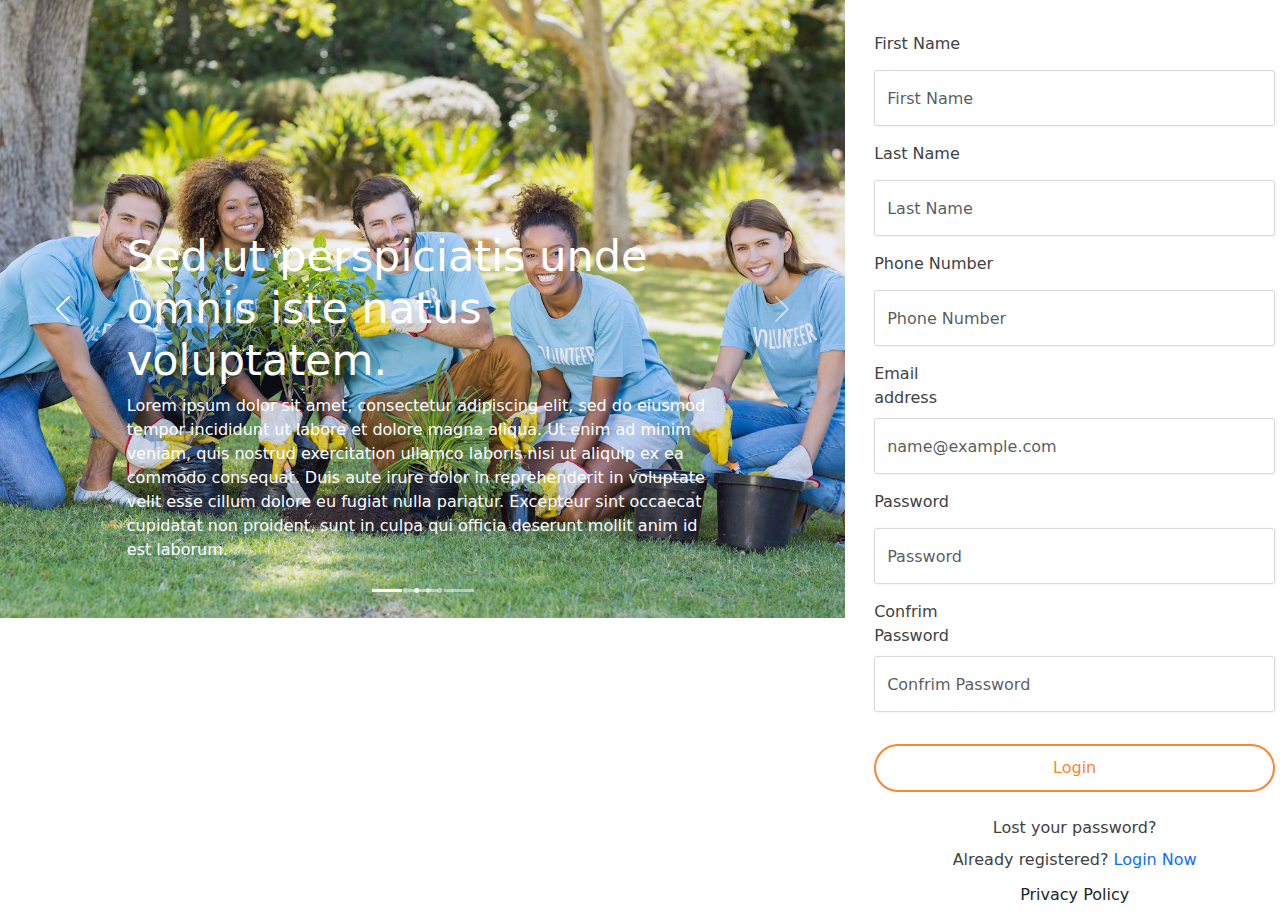
<file: HTML Training Assignment/registration.html>
<!DOCTYPE html>
<html>
    <head>
        <title>Registration</title>
        <meta http-equiv="Content Type".content="text/html;.charset=utf-8">
        <link href="css/registration.css" rel="stylesheet" type="text/css">
        <link href="css/bootstrap.min.css" rel="stylesheet" type="text/css">
        
        
    </head>
    <body>
        <script src="js/bootstrap.bundle.min.js"></script>
        <div class="row">
            <div class="col-lg-8">
                <div id="carouselExampleCaptions" class="carousel slide" data-bs-ride="carousel">
                    <div class="carousel-indicators">
                      <button type="button" data-bs-target="#carouselExampleCaptions" data-bs-slide-to="0" class="active" aria-current="true" aria-label="Slide 1"></button>
                      <button type="button" data-bs-target="#carouselExampleCaptions" data-bs-slide-to="1" aria-label="Slide 2"></button>
                      <button type="button" data-bs-target="#carouselExampleCaptions" data-bs-slide-to="2" aria-label="Slide 3"></button>
                    </div>
                    <div class="carousel-inner">
                      <div class="carousel-item active">
                        <img src="CI Platform Assets/Grow-Trees-On-the-path-to-environment-sustainability-login.png" class="d-block w-100 " alt="...">
                        <div class="carousel-caption d-none d-md-block">
                          <h5 style="font-size: 43px; font-weight:300; text-align: left;">Sed ut perspiciatis unde omnis 
                            iste natus voluptatem.</h5>
                          <p style="text-align: left;">Lorem ipsum dolor sit amet, consectetur adipiscing elit, sed do eiusmod tempor incididunt ut labore et dolore magna aliqua. Ut enim ad minim veniam, quis nostrud exercitation ullamco laboris nisi ut aliquip ex ea commodo consequat. Duis aute irure dolor in reprehenderit in voluptate velit esse cillum dolore eu fugiat nulla pariatur. Excepteur sint occaecat cupidatat non proident, sunt in culpa qui officia deserunt mollit anim id est laborum.</p>
                        </div>
                      </div>
                      <div class="carousel-item">
                        <img src="CI Platform Assets/Grow-Trees-On-the-path-to-environment-sustainability-login.png" class="d-block w-100 " alt="...">
                        <div class="carousel-caption d-none d-md-block">
                            <h5 style="font-size: 43px; font-weight:300; text-align: left;">Sed ut perspiciatis unde omnis 
                                iste natus voluptatem.</h5>
                              <p style="text-align: left;">Lorem ipsum dolor sit amet, consectetur adipiscing elit, sed do eiusmod tempor incididunt ut labore et dolore magna aliqua. Ut enim ad minim veniam, quis nostrud exercitation ullamco laboris nisi ut aliquip ex ea commodo consequat. Duis aute irure dolor in reprehenderit in voluptate velit esse cillum dolore eu fugiat nulla pariatur. Excepteur sint occaecat cupidatat non proident, sunt in culpa qui officia deserunt mollit anim id est laborum.</p>
                            
                        </div>
                      </div>
                      <div class="carousel-item">
                        <img src="CI Platform Assets/Grow-Trees-On-the-path-to-environment-sustainability-login.png" class="d-block w-100 " alt="...">
                        <div class="carousel-caption d-none d-md-block">
                            <h5 style="font-size: 43px; font-weight:300; text-align: left;">Sed ut perspiciatis unde omnis 
                                iste natus voluptatem.</h5>
                              <p style="text-align: left;">Lorem ipsum dolor sit amet, consectetur adipiscing elit, sed do eiusmod tempor incididunt ut labore et dolore magna aliqua. Ut enim ad minim veniam, quis nostrud exercitation ullamco laboris nisi ut aliquip ex ea commodo consequat. Duis aute irure dolor in reprehenderit in voluptate velit esse cillum dolore eu fugiat nulla pariatur. Excepteur sint occaecat cupidatat non proident, sunt in culpa qui officia deserunt mollit anim id est laborum.</p>
                            
                        </div>
                      </div>
                    </div>
                    <button class="carousel-control-prev" type="button" data-bs-target="#carouselExampleCaptions" data-bs-slide="prev">
                      <span class="carousel-control-prev-icon" aria-hidden="true"></span>
                      <span class="visually-hidden">Previous</span>
                    </button>
                    <button class="carousel-control-next" type="button" data-bs-target="#carouselExampleCaptions" data-bs-slide="next">
                      <span class="carousel-control-next-icon" aria-hidden="true"></span>
                      <span class="visually-hidden">Next</span>
                    </button>
                  </div>
            </div>
            <div class="col-lg-4 mt-4" >
                <form action="" class="d-flex justify-content-center align-items-center" >
                  <div>
                      <label for="exampleFormControlInput2" class="form-label my-2" >First Name</label>
                      <input type="text" class="form-control my-2" id="exampleFormControlInput2"  placeholder="First Name">
                      <label for="exampleFormControlInput2" class="form-label my-2" >Last Name</label>
                      <input type="text" class="form-control my-2" id="exampleFormControlInput2"  placeholder="Last Name">
                      <label for="exampleFormControlInput2" class="form-label my-2" style="width:131px ;" >Phone Number</label>
                      <input type="tel" pattern="[0-9]{3}-[0-9]{2}-[0-9]{3}"  class="form-control my-2" id="exampleFormControlInput2"  placeholder="Phone Number">
                      <label for="exampleFormControlInput2" class="form-label my-2" >Email address</label>
                      <input type="email" class="form-control my-2" id="exampleFormControlInput2" placeholder="name@example.com">
                      <label for="exampleFormControlInput2" class="form-label my-2" >Password</label>
                      <input type="password" class="form-control my-2" id="exampleFormControlInput2"  placeholder="Password">
                      <label for="exampleFormControlInput2" class="form-label my-2" style="width: 131px;">Confrim Password</label>
                      <input type="password" class="form-control my-2" id="exampleFormControlInput2"  placeholder="Confrim Password">
                      <button class="my-4" id="loginbtn"><span id="txt">Login</span></button><br />
                      <div class="d-flex flex-column justify-content-center align-items-center">
                          <a  href="#" style="text-decoration: none;" ><span class="lostpassword my-2" >Lost your password?</span></a>
                      
                          <span class="dontacc my-2" >Already registered? 
                          <a  href="#" style="text-decoration: none;" >Login Now</span></a>
                      </div>
                      <div class="d-flex justify-content-center align-items-center m-2 ">
                          <footer>Privacy Policy</footer>
                      </div>
                  </div>
                </form>
                    
            </div>
            

        </div>
    </body>
</html>
</file>
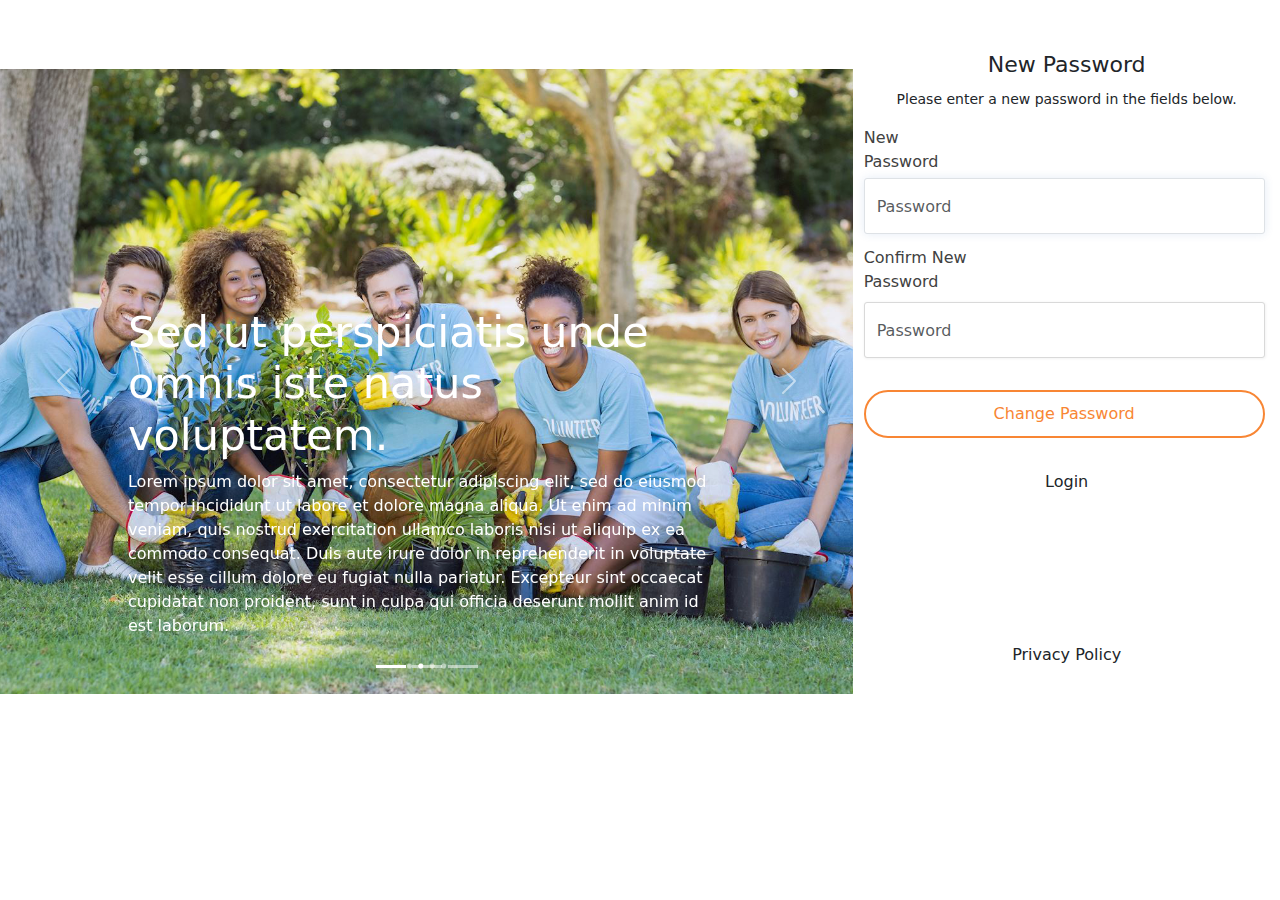
<file: HTML Training Assignment/resetpass.html>
<!DOCTYPE html>
<html>
    <head>
        <title>Registration</title>
        <meta http-equiv="Content Type".content="text/html;.charset=utf-8">
        <link href="css/resetpass.css" rel="stylesheet" type="text/css">
        <link href="css/bootstrap.min.css" rel="stylesheet" type="text/css">
    </head>
    <body>
        <div class="d-flex flex-column flex-xl-row flex-wrap justify-content-center align-items-center ">
            <div class="col-8">
                <div id="carouselExampleCaptions" class="carousel slide" data-bs-ride="carousel">
                    <div class="carousel-indicators">
                      <button type="button" data-bs-target="#carouselExampleCaptions" data-bs-slide-to="0" class="active" aria-current="true" aria-label="Slide 1"></button>
                      <button type="button" data-bs-target="#carouselExampleCaptions" data-bs-slide-to="1" aria-label="Slide 2"></button>
                      <button type="button" data-bs-target="#carouselExampleCaptions" data-bs-slide-to="2" aria-label="Slide 3"></button>
                    </div>
                    <div class="carousel-inner">
                      <div class="carousel-item active">
                        <img src="CI Platform Assets/Grow-Trees-On-the-path-to-environment-sustainability-login.png" class="d-block w-100" alt="...">
                        <div class="carousel-caption d-none d-md-block">
                          <h5 style="font-size: 43px; font-weight:300; text-align: left;">Sed ut perspiciatis unde omnis 
                            iste natus voluptatem.</h5>
                          <p style="text-align: left;">Lorem ipsum dolor sit amet, consectetur adipiscing elit, sed do eiusmod tempor incididunt ut labore et dolore magna aliqua. Ut enim ad minim veniam, quis nostrud exercitation ullamco laboris nisi ut aliquip ex ea commodo consequat. Duis aute irure dolor in reprehenderit in voluptate velit esse cillum dolore eu fugiat nulla pariatur. Excepteur sint occaecat cupidatat non proident, sunt in culpa qui officia deserunt mollit anim id est laborum.</p>
                        </div>
                      </div>
                      <div class="carousel-item">
                        <img src="CI Platform Assets/Grow-Trees-On-the-path-to-environment-sustainability-login.png" class="d-block w-100" alt="...">
                        <div class="carousel-caption d-none d-md-block">
                          <h5 style="font-size: 43px; font-weight:300; text-align: left;">Sed ut perspiciatis unde omnis 
                            iste natus voluptatem.</h5>
                          <p style="text-align: left;">Lorem ipsum dolor sit amet, consectetur adipiscing elit, sed do eiusmod tempor incididunt ut labore et dolore magna aliqua. Ut enim ad minim veniam, quis nostrud exercitation ullamco laboris nisi ut aliquip ex ea commodo consequat. Duis aute irure dolor in reprehenderit in voluptate velit esse cillum dolore eu fugiat nulla pariatur. Excepteur sint occaecat cupidatat non proident, sunt in culpa qui officia deserunt mollit anim id est laborum.</p>
                        </div>
                      </div>
                      <div class="carousel-item">
                        <img src="CI Platform Assets/Grow-Trees-On-the-path-to-environment-sustainability-login.png" class="d-block w-100" alt="...">
                        <div class="carousel-caption d-none d-md-block">
                          <h5 style="font-size: 43px; font-weight:300; text-align: left;">Sed ut perspiciatis unde omnis 
                            iste natus voluptatem.</h5>
                          <p style="text-align: left;">Lorem ipsum dolor sit amet, consectetur adipiscing elit, sed do eiusmod tempor incididunt ut labore et dolore magna aliqua. Ut enim ad minim veniam, quis nostrud exercitation ullamco laboris nisi ut aliquip ex ea commodo consequat. Duis aute irure dolor in reprehenderit in voluptate velit esse cillum dolore eu fugiat nulla pariatur. Excepteur sint occaecat cupidatat non proident, sunt in culpa qui officia deserunt mollit anim id est laborum.</p>
                        </div>
                      </div>
                    </div>
                    <button class="carousel-control-prev" type="button" data-bs-target="#carouselExampleCaptions" data-bs-slide="prev">
                      <span class="carousel-control-prev-icon" aria-hidden="true"></span>
                      <span class="visually-hidden">Previous</span>
                    </button>
                    <button class="carousel-control-next" type="button" data-bs-target="#carouselExampleCaptions" data-bs-slide="next">
                      <span class="carousel-control-next-icon" aria-hidden="true"></span>
                      <span class="visually-hidden">Next</span>
                    </button>
                  </div>
            </div>
            <div class="col-4 my-auto py-sm-5 " >
              <form action="" class="d-flex justify-content-center align-items-center" >
                  <div>
                   <span id="text1" style="font-size: 22px;" class="d-flex justify-content-center align-items-center">New Password</span>
                  <label for="exampleFormControlInput2" class="d-flex justify-content-center align-items-center m-2" id="text2" style="width: 390px; font-size: 14px;">Please enter a new password in the fields below.</label>
                  <label for="exampleFormControlInput2" class="form-label my-2" style="width: 109px;" >New Password</label>
                    <input type="password" class="form-control my-1" id="exampleFormControlInput1"  placeholder="Password">
                    <label for="exampleFormControlInput2" class="form-label my-2" style="width: 168px;" >Confirm New Password</label>
                    <input type="password" class="form-control my-2" id="exampleFormControlInput2"  placeholder="Password">  
                  <button class="my-4" id="loginbtn"><span id="txt">Change Password</span></button><br />
                  <div class="d-flex flex-column justify-content-center align-items-center">
                  
                  
                    <span class=" my-2" >Login</span>
              </div>
               <div class="d-flex justify-content-center align-items-center m-5 ">
                  <footer style="margin-top: 30%;">Privacy Policy</footer>
              </div>
          </div>
              </form>
                  
          </div>
            

        </div>
        <!-- <script href="js/bootstrap.bundle.min.js"></script> -->
        <script src="js/bootstrap.bundle.min.js"></script>
    </body>
</html>
</file>
<file: HTML Training Assignment/css/style.css>
.image {
    top: 72px;
    left: 166px;
    width: 576px;
    height: 576px;
    /* UI Properties */
    
    box-shadow: 0px 4px 31px #0000000A;
    border: 20px solid #FFFFFF;
    opacity: 1;
    border-radius: 50%;
    
  }
.logo{
top: 106px;
left: 906px;
width: 272px;
height: 58px;
margin-top: 90px;
opacity: 1;
}  
.discription{
top: 183px;
left: 905px;
width: 500px;
height: 100px;
text-align: left;
font-family: 'Roboto', sans-serif;
letter-spacing: 0px;
color: #3E3E3E;
font-size: 40px;
opacity: 1;
margin-top: 30px;
margin-bottom: 40px;
}
.redtext{
    top: 183px;
left: 1036px;
width: 137px;
height: 53px;
/* UI Properties */
text-align: left;
font-family: 'Roboto', sans-serif;
letter-spacing: 0px;

color: #C8242F;
opacity: 1;
margin-top: 30px;

}
input[type=text]{
    top: 372px;
left: 907px;
width: 429px;
height: 49px;
background: #FFFFFF 0% 0% no-repeat padding-box;
border: 1px solid #ADADAD;
border-radius: 5px;
opacity: 1;
margin-top: 30px;
}
input[type=password]{
    top: 448px;
left: 907px;
width: 429px;
height: 49px;
background: #FFFFFF 0% 0% no-repeat padding-box;
border: 1px solid #ADADAD;
border-radius: 5px;
opacity: 1;
margin-top: 30px;

}
input[type=submit]{
    top: 527px;
left: 906px;
width: 138px;
height: 45px;
background: #C8242F 0% 0% no-repeat padding-box;
border-radius: 23px;
border-style: none;
color: #FFFFFF;
opacity: 1;
margin-top: 30px;


}
.forgotPassword{
top: 539px;
left: 1214px;
width: 121px;
height: 20px;
text-align: right;
font: normal normal normal 15px/20px Roboto;
letter-spacing: 0px;
color: #ADADAD;
opacity: 1;
margin-left: 175px;



}
.registertxt{
top: 595px;
left: 1070px;
width: 88px;
height: 20px;
/* UI Properties */
text-align: left;

letter-spacing: 0px;
color: #C8242F;


opacity: 1;


}


#para{
    font-size: 25px;
}
</file>
<file: HTML Training Assignment/css/style2.css>
@import url('https://fonts.googleapis.com/css2?family=Roboto:ital,wght@0,300;1,300&display=swap');
header {
padding:25px;
width: 100%;
}
.icnmenu {
margin-right:15px;
width: 25px;
height: 25px;
background-color: #FFFFFF;
}
.icnlogo {
margin-right:25px;
width: 150px;
height: 30px;

}
.icnsearch {
margin-right:5px;
width: 25px;
height: 25px;
margin-left: 30px;
}
.txtsearch {
    width: 49px;
    height: 25px;
font-size: 16px;
font-family: 'Roboto', sans-serif;
font-weight: normal normal normal;
line-height:21px;
border-style:none;
}
.nav-link:hover{
    background-color: #FFF3F4;

}
.nav-link{
    padding-left: 30px;
}
.icnnotification{
margin-left:1242px;
width:25px;
height:25px;
}
.imgprofile{
margin-left:35px;
margin-right:5px;
width:50px;
height:50px;
}
.proname {
font-size: 20px;
font-family: 'Roboto', sans-serif;
font-weight: normal normal normal;
line-height: 21px;
margin-right: 14;
padding-left: 15px;
}
.icndown {
margin-left: 15px;
width: 25px;
height: 25px;
}
nav {
float: left;
width: 250px;
height: 1500px;
background: #FFFFFF 0% 0% no-repeat padding-box;
padding-top: 10px
}
ul{
margin:10px;
list-style-type:none;
}
.icnsidebar{
width:25px;
height:25px;
margin-right:10px;
color: #3E3E3E;
}

.nav-link{
text-decoration: none;
color: black;
font-size: 16px;
font-family: 'Roboto', sans-serif;
font-weight: normal normal normal;
line-height: 21px;
}
a.nav-link:hover {
background: #FFF3F4 0% 0% no-repeat padding-box;
}
.imgdash{
float:left;
width:35px;
height:35px;
margin-right:10px;
margin-top: 15px;
}
.headd {
margin-top:15px;
float:left;
font-size: 25px;
font-family: 'Roboto', sans-serif;
font-weight:bolder;
line-height: 20px;
}
.subheadd {
font-size: 15px;
font-family: 'Roboto', sans-serif;
font-weight: 600;
line-height: 15px;
}
.dashitems {
display: inline;
width: 100%;
height: auto;

background: #FFFFFF;
align-items:center;
}
#ulitems {
    
display: inline;
padding: 20px;
background: #FFFFFF;
border-radius:8px;
margin-right:60px;

}
.imggraph{
width:750px;
height:400px;
}
.sale {
padding:10px;
width: 800px;
height: 500px;
background: #FFFFFF 0% 0% no-repeat padding-box;
border-radius: 8px;
}
.salesctry {
padding:10px;
width: 495px;
height: 500px;
background: #FFFFFF 0% 0% no-repeat padding-box;
border-radius: 8px;
margin-left:35px;
}
.invoices {
padding-left:10px;
padding-right:10px;
margin-left: 50px;
margin-top:40px;
width: 1336px;
height: 500px;
background: #FFFFFF 0% 0% no-repeat padding-box;
border-radius: 5px;
}
#circleUSA{
    width: 18px;
height: 18px;
background: #C8242F 0% 0% no-repeat padding-box;
opacity: 1;
border-radius: 9px;

}
#circleRussia{
    width: 18px;
height: 18px;
background: #F16C20 0% 0% no-repeat padding-box;
opacity: 1;
border-radius: 9px;
margin-top: 18px;
}
#circleCanada{
    width: 18px;
height: 18px;
background: #A2B86C 0% 0% no-repeat padding-box;
opacity: 1;
border-radius: 9px;

}
#circleIndia{
    width: 18px;
height: 18px;
background: #EBC844 0% 0% no-repeat padding-box;
opacity: 1;
border-radius: 9px;
margin-top: 18px;
}
li.a:hover{
    color: #C8242F;
}
</file>
<file: HTML Training Assignment/css/forgot.css>
#loginimg{
    width: auto;
    height: 100%000;
    /* max-height: 1000px; */
    opacity: 1;
}

#exampleFormControlInput1{
    width: 401px;
height: 56px;
background: #FFFFFF 0% 0% no-repeat padding-box;
box-shadow: 0px 0px 10px #2B64B11F;
border: 1px solid #2B64B1;
border-radius: 3px;
opacity: 1;

}
#exampleFormControlInput2{
    width: 401px;
height: 56px;
background: #FFFFFF 0% 0% no-repeat padding-box;
box-shadow: 0.97px 0.26px 3px #0000000D;
border: 1px solid #D9D9D9;
border-radius: 3px;
opacity: 1;

}
.form-label{
    width: 102px;
height: 22px;
text-align: left;
letter-spacing: 0px;
color: #414141;
opacity: 1;
}
#loginbtn{
    width: 401px;
height: 48px;
background: #F8863400 0% 0% no-repeat padding-box;
border: 2px solid #F88634;
border-radius: 24px;
opacity: 1;
}
#loginbtn:hover{
    background-color: darkgray;
}
#txt{
    width: 45px;
height: 23px;
text-align: left;
letter-spacing: 0px;
color: #F88634;
opacity: 1;
}
</file>
<file: HTML Training Assignment/css/style3.css>
@import url('https://fonts.googleapis.com/css2?family=Roboto:ital,wght@0,300;1,300&display=swap');
header {
padding:25px;
width: 100%;
}
.icnmenu {
margin-right:15px;
width: 25px;
height: 25px;
background-color: #FFFFFF;
}
.icnlogo {
margin-right:25px;
width: 150px;
height: 30px;

}


.icnsearch {
margin-right:5px;
width: 25px;
height: 25px;
margin-left: 30px;
}
.txtsearch {
    width: 49px;
    height: 25px;
font-size: 16px;
font-family: 'Roboto', sans-serif;
font-weight: normal normal normal;
line-height:21px;
border-style:none;
}
.nav-link:hover{
    
    background-color: #FFF3F4;
    

}
.da:hover{
    color: #C8242F;
}
.nav-link{
    padding-left: 30px;
}
.icnnotification{
margin-left:1242px;
width:25px;
height:25px;
}
.imgprofile{
margin-left:35px;
margin-right:5px;
width:50px;
height:50px;
}
.proname {
font-size: 20px;
font-family: 'Roboto', sans-serif;
font-weight: normal normal normal;
line-height: 21px;
margin-right: 14;
padding-left: 15px;
}
.icndown {
margin-left: 15px;
width: 25px;
height: 25px;
}
nav {
float: left;
width: 250px;
height: 1500px;
background: #FFFFFF 0% 0% no-repeat padding-box;
padding-top: 10px
}
ul{
margin:10px;
list-style-type:none;
}
.icnsidebar{
width:25px;
height:25px;
margin-right:10px;

}

.nav-link{
text-decoration: none;
color: black;
font-size: 16px;
font-family: 'Roboto', sans-serif;
font-weight: normal normal normal;
line-height: 21px;
}


#columnone{
    font-size: 22px;
    font: normal normal medium 22px/29px Roboto;
}

#name{
    
width: 100%;
height: 49px;
border: 1px solid #ADADAD;
border-radius: 5px;
opacity: 1;
margin-bottom: 20px;

}
#namedropdown{
    width: 100%;
height: 49px;
    border: 1px solid #ADADAD;
border-radius: 5px;
margin-bottom: 20px;
opacity: 1;
}
.textarea1{
    width: 100%;
height: 130px;
border: 1px solid #ADADAD;
border-radius: 5px;
opacity: 1;
}
#name2{
    width: 49%;
height: 49px;
border: 1px solid #ADADAD;
border-radius: 5px;
opacity: 1;
margin-bottom: 20px;
}
#password1{
    width: 49%;
height: 49px;
border: 1px solid #ADADAD;
border-radius: 5px;
opacity: 1;
margin-left: 25px;
}
#username{
    width: 49%;
height: 47px;
border: 1px solid #ADADAD;
border-radius: 5px;
opacity: 1;
margin-bottom: 20px;
}
#namedropdown2{
    width: 49%;
height: 49px;
border: 1px solid #ADADAD;
border-radius: 5px;
opacity: 1;
margin-left: 25px;
}
#name3{
    width: 100%;
height: 58px;
border: 1px solid #ADADAD;
border-radius: 5px;
}
#Dropdown4{
    width: 100%;
height: 58px;
border: 1px solid #ADADAD;
border-radius: 5px;
opacity: 1;
}

.Textu{
    width: 91px;
height: 16px;
text-align: left;
font: normal normal normal 12px/16px Roboto;
letter-spacing: 0px;
color: #ADADAD;
opacity: 1;
margin-left: 20PX;
}
#butp{
    width: 124px;
height: 45px;
background: #C8242F 0% 0% no-repeat padding-box;
border-radius: 23px;
border-color: #C8242F;
opacity: 1;
}
#buts{
    width: 145px;
height: 44px;
border: 1px solid #C8242F;
border-radius: 22px;
opacity: 1;
}
#tab1{
    
    text-align: left;
font: normal normal normal 15px/24px Roboto;
letter-spacing: 0px;
color: #3E3E3E;
opacity: 1;
font-size: 15px;
}
</file>
<file: HTML Training Assignment/css/index.css>
.row{
    align-items: center;
    /* / justify-content: center; / */
    }
    
    .btn {
    border: 2px solid #F88634;
    color: #F88634;
    border-radius: 24px;
    }
    
    .btn:hover{
    background-color: #F88634;
    color: white;
    }
    
    .carousel-inner img{
    height: 100vh;
    object-fit: cover;
    width: 100%;
    }
    
    
    .carousel-inner img:hover{
    height: 100vh;
    object-fit: cover;
    width: 100%;
    opacity: 0.8;
    transition-delay: 0.3s;
    transition: ease-out;
    }
    
    
    
    .carousel-caption{
    background-color: black;
    opacity: 0.5;
     /* width: max-content;  */
    border-radius: 5px;
    
    }
    
    .carousal-caption:hover{
    opacity: 1;
    }
    
    .login{
    padding-top: 10%;
    color: #414141;
    }
    
    .login p span a{
    color: #414141;
    text-decoration: none;
    
    }
    
    .loginnow a{
    color: blue;
    text-decoration: none;
    }
</file>
<file: HTML Training Assignment/css/registration.css>
#loginimg{
    width: auto;
    height: 100%;
    /* max-height: 1000px; */
    opacity: 1;
}

/* #exampleFormControlInput1{
    width: 401px;
height: 56px;
background: #FFFFFF 0% 0% no-repeat padding-box;
box-shadow: 0px 0px 10px #2B64B11F;
border: 1px solid #2B64B1;
border-radius: 3px;
opacity: 1;

} */
#exampleFormControlInput2{
    width: 401px;
height: 56px;
background: #FFFFFF 0% 0% no-repeat padding-box;
box-shadow: 0.97px 0.26px 3px #0000000D;
border: 1px solid #D9D9D9;
border-radius: 3px;
opacity: 1;

}
.form-label{
    width: 102px;
height: 22px;
text-align: left;
letter-spacing: 0px;
color: #414141;
opacity: 1;
}
#loginbtn{
    width: 401px;
height: 48px;
background: #F8863400 0% 0% no-repeat padding-box;
border: 2px solid #F88634;
border-radius: 24px;
opacity: 1;
}
#loginbtn:hover{
    background-color: darkgray;
}
#txt{
    width: 45px;
height: 23px;
text-align: left;
letter-spacing: 0px;
color: #F88634;
opacity: 1;
}
.lostpassword{
    width: 130px;
height: 19px;
text-align: center;
letter-spacing: 0px;
color: #414141;
opacity: 1;
text-decoration: none;
}
.dontacc{
    
height: 19px;
text-align: left;
letter-spacing: 0px;
color: #414141;
}
.createacc{
    width: 115px;
height: 19px;
text-align: left;
letter-spacing: 0px;
color: #2B64B1;
}
</file>
<file: HTML Training Assignment/css/resetpass.css>
#loginimg{
    width: auto;
    height: 100%000;
    /* max-height: 1000px; */
    opacity: 1;
}

#exampleFormControlInput1{
    width: 401px;
height: 56px;
background: #FFFFFF 0% 0% no-repeat padding-box;
box-shadow: 0px 0px 10px #2B64B11F;

border-radius: 3px;
opacity: 1;

}
#exampleFormControlInput2:hover{
    border-color: #2B64B1;

}
#exampleFormControlInput2{
    width: 401px;
height: 56px;
background: #FFFFFF 0% 0% no-repeat padding-box;
box-shadow: 0.97px 0.26px 3px #0000000D;
border: 1px solid #D9D9D9;
border-radius: 3px;
opacity: 1;

}
.form-label{
    width: 102px;
height: 22px;
text-align: left;
letter-spacing: 0px;
color: #414141;
opacity: 1;
}
#loginbtn{
    width: 401px;
height: 48px;
background: #F8863400 0% 0% no-repeat padding-box;
border: 2px solid #F88634;
border-radius: 24px;
opacity: 1;
}
#loginbtn:hover{
    background-color: darkgray;
}
#txt{
    width: 45px;
height: 23px;
text-align: left;
letter-spacing: 0px;
color: #F88634;
opacity: 1;
}
</file>
